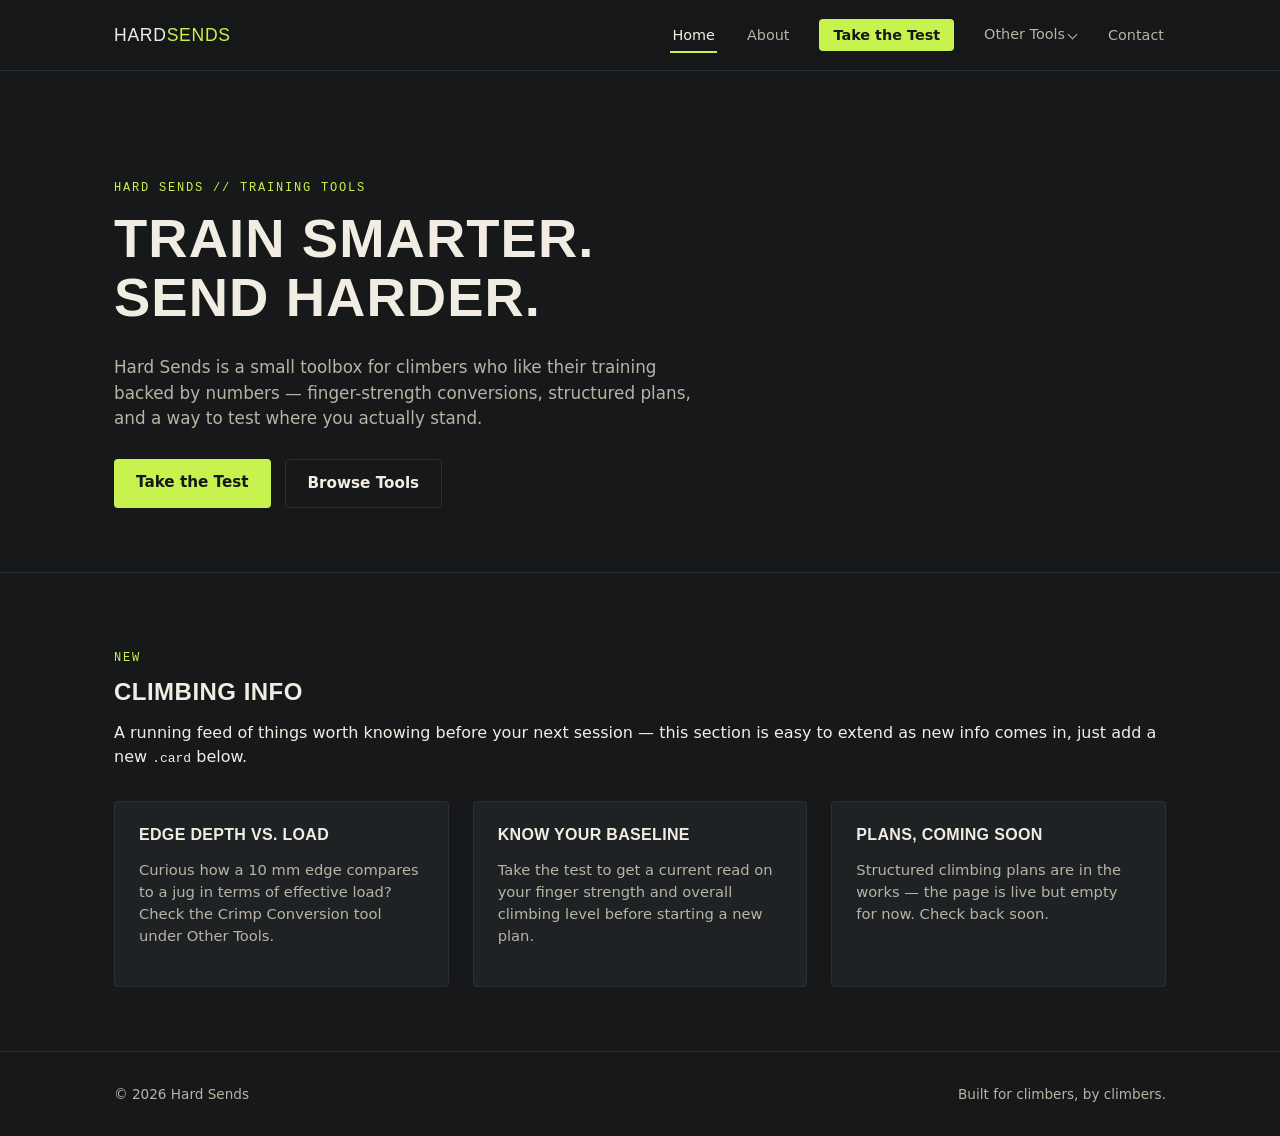
<file: index.html>
<!DOCTYPE html>
<html lang="en">
<head>
<meta charset="UTF-8">
<meta name="viewport" content="width=device-width, initial-scale=1.0">
<title>Hard Sends — Training tools for climbers</title>
<link rel="stylesheet" href="css/style.css">
</head>
<body>

<script src="navbar.js"></script>

<main>

  <!-- Welcome section -->
  <section class="hero">
    <div class="container">
      <p class="eyebrow">Hard Sends // Training Tools</p>
      <h1>Train smarter. Send harder.</h1>
      <p class="lede">
        Hard Sends is a small toolbox for climbers who like their training
        backed by numbers — finger-strength conversions, structured plans,
        and a way to test where you actually stand.
      </p>
      <div style="margin-top:28px; display:flex; gap:14px; flex-wrap:wrap;">
        <a href="jctest.html" class="btn btn-primary">Take the Test</a>
        <a href="tools/all-tools.html" class="btn btn-secondary">Browse Tools</a>
      </div>
    </div>
  </section>

  <!-- New climbing info section -->
  <section class="section" id="climbing-info">
    <div class="container">
      <p class="eyebrow">New</p>
      <h2>Climbing Info</h2>
      <p class="lede">
        A running feed of things worth knowing before your next session —
        this section is easy to extend as new info comes in, just add a
        new <code>.card</code> below.
      </p>

      <div class="card-grid">
        <div class="card">
          <h3>Edge Depth vs. Load</h3>
          <p>
            Curious how a 10&nbsp;mm edge compares to a jug in terms of
            effective load? Check the Crimp Conversion tool under
            Other&nbsp;Tools.
          </p>
        </div>
        <div class="card">
          <h3>Know Your Baseline</h3>
          <p>
            Take the test to get a current read on your finger strength
            and overall climbing level before starting a new plan.
          </p>
        </div>
        <div class="card">
          <h3>Plans, Coming Soon</h3>
          <p>
            Structured climbing plans are in the works — the page is live
            but empty for now. Check back soon.
          </p>
        </div>
      </div>
    </div>
  </section>

</main>

<footer class="site-footer">
  <div class="container">
    <span>© 2026 Hard Sends</span>
    <span>Built for climbers, by climbers.</span>
  </div>
</footer>

<script src="main.js"></script>
</body>
</html>
</file>
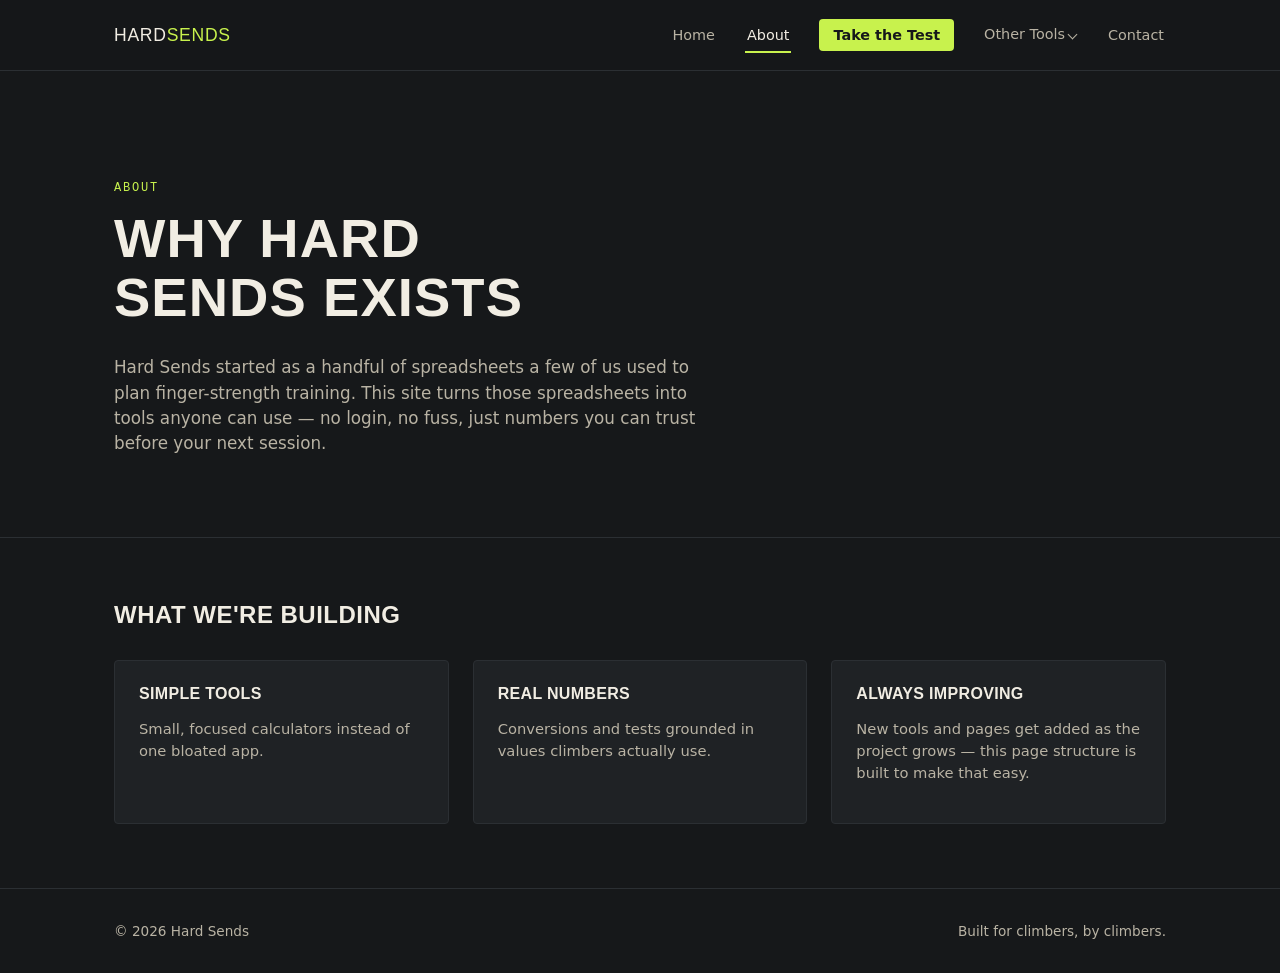
<file: about.html>
<!DOCTYPE html>
<html lang="en">
<head>
<meta charset="UTF-8">
<meta name="viewport" content="width=device-width, initial-scale=1.0">
<title>About — Hard Sends</title>
<link rel="stylesheet" href="css/style.css">
</head>
<body>

<script src="navbar.js"></script>

<main>
  <section class="hero">
    <div class="container">
      <p class="eyebrow">About</p>
      <h1>Why Hard Sends exists</h1>
      <p class="lede">
        Hard Sends started as a handful of spreadsheets a few of us used to
        plan finger-strength training. This site turns those spreadsheets
        into tools anyone can use — no login, no fuss, just numbers you can
        trust before your next session.
      </p>
    </div>
  </section>

  <section class="section">
    <div class="container">
      <h2>What we're building</h2>
      <div class="card-grid">
        <div class="card">
          <h3>Simple tools</h3>
          <p>Small, focused calculators instead of one bloated app.</p>
        </div>
        <div class="card">
          <h3>Real numbers</h3>
          <p>Conversions and tests grounded in values climbers actually use.</p>
        </div>
        <div class="card">
          <h3>Always improving</h3>
          <p>New tools and pages get added as the project grows — this
          page structure is built to make that easy.</p>
        </div>
      </div>
    </div>
  </section>
</main>

<footer class="site-footer">
  <div class="container">
    <span>© 2026 Hard Sends</span>
    <span>Built for climbers, by climbers.</span>
  </div>
</footer>

<script src="main.js"></script>
</body>
</html>
</file>
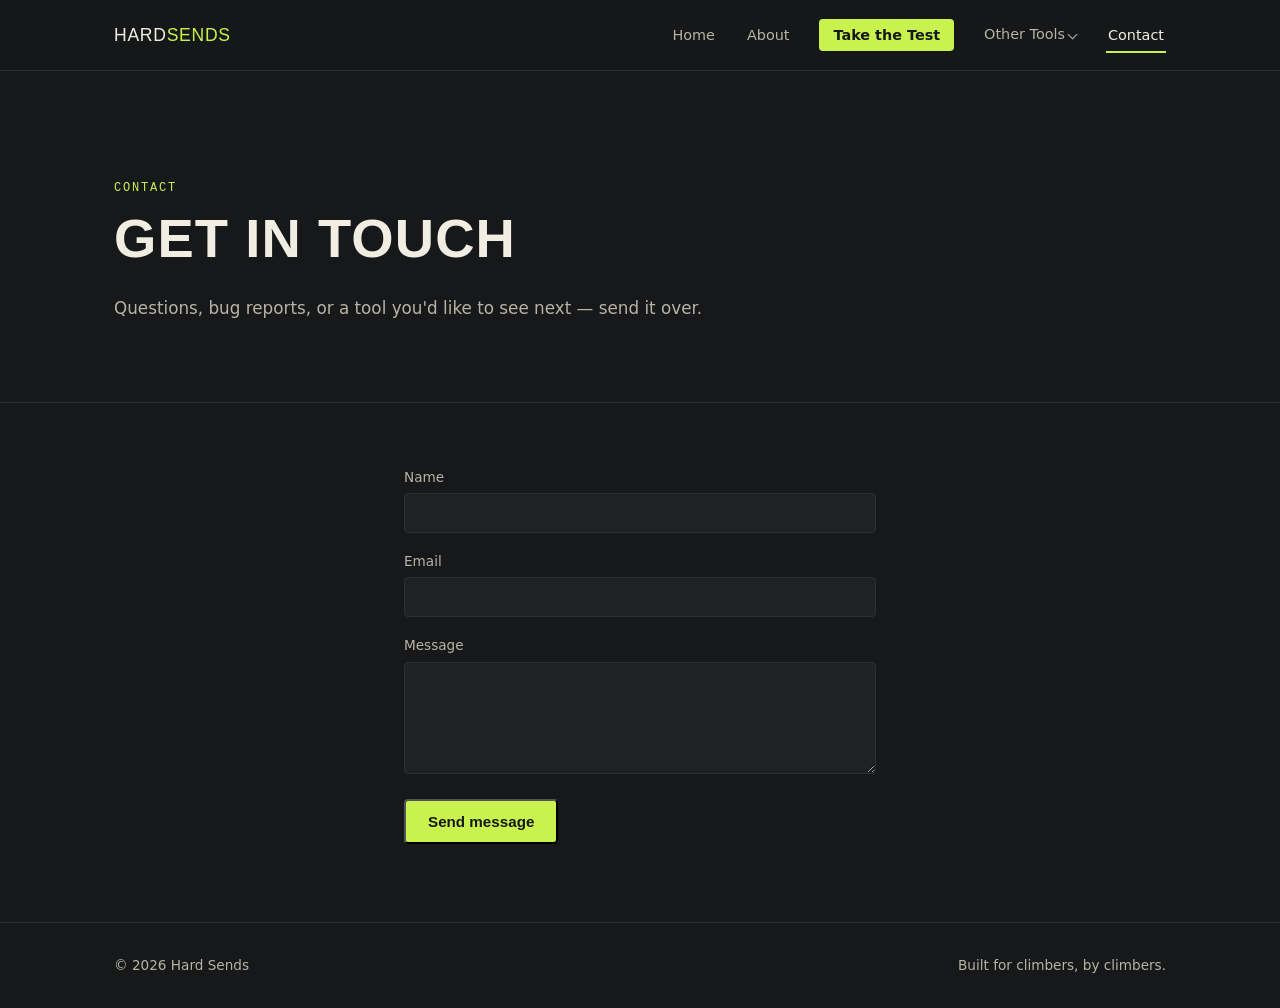
<file: contact.html>
<!DOCTYPE html>
<html lang="en">
<head>
<meta charset="UTF-8">
<meta name="viewport" content="width=device-width, initial-scale=1.0">
<title>Contact — Hard Sends</title>
<link rel="stylesheet" href="css/style.css">
</head>
<body>

<script src="navbar.js"></script>

<main>
  <section class="hero">
    <div class="container">
      <p class="eyebrow">Contact</p>
      <h1>Get in touch</h1>
      <p class="lede">
        Questions, bug reports, or a tool you'd like to see next —
        send it over.
      </p>
    </div>
  </section>

  <section class="section">
    <div class="container" style="max-width:520px;">
      <!--
        No backend is wired up yet. When one exists, point the form's
        `action` at it (or hook the submit event in JS) — everything
        else can stay as-is.
      -->
      <form id="contact-form">
        <div class="field">
          <label for="name">Name</label>
          <input id="name" name="name" type="text" required>
        </div>
        <div class="field">
          <label for="email">Email</label>
          <input id="email" name="email" type="email" required>
        </div>
        <div class="field">
          <label for="message">Message</label>
          <textarea id="message" name="message" rows="5" required></textarea>
        </div>
        <button type="submit" class="btn btn-primary">Send message</button>
        <p id="contact-status" style="margin-top:14px; color:var(--chalk-60); font-size:0.9rem;"></p>
      </form>
    </div>
  </section>
</main>

<footer class="site-footer">
  <div class="container">
    <span>© 2026 Hard Sends</span>
    <span>Built for climbers, by climbers.</span>
  </div>
</footer>

<script src="main.js"></script>
<script>
  // Placeholder submit handler — swap this out once a real backend/email
  // service is wired up. Keeps the page functional in the meantime.
  document.getElementById("contact-form").addEventListener("submit", (e) => {
    e.preventDefault();
    document.getElementById("contact-status").textContent =
      "Thanks — this form isn't connected to anything yet, but your message was captured client-side.";
    e.target.reset();
  });
</script>
</body>
</html>
</file>
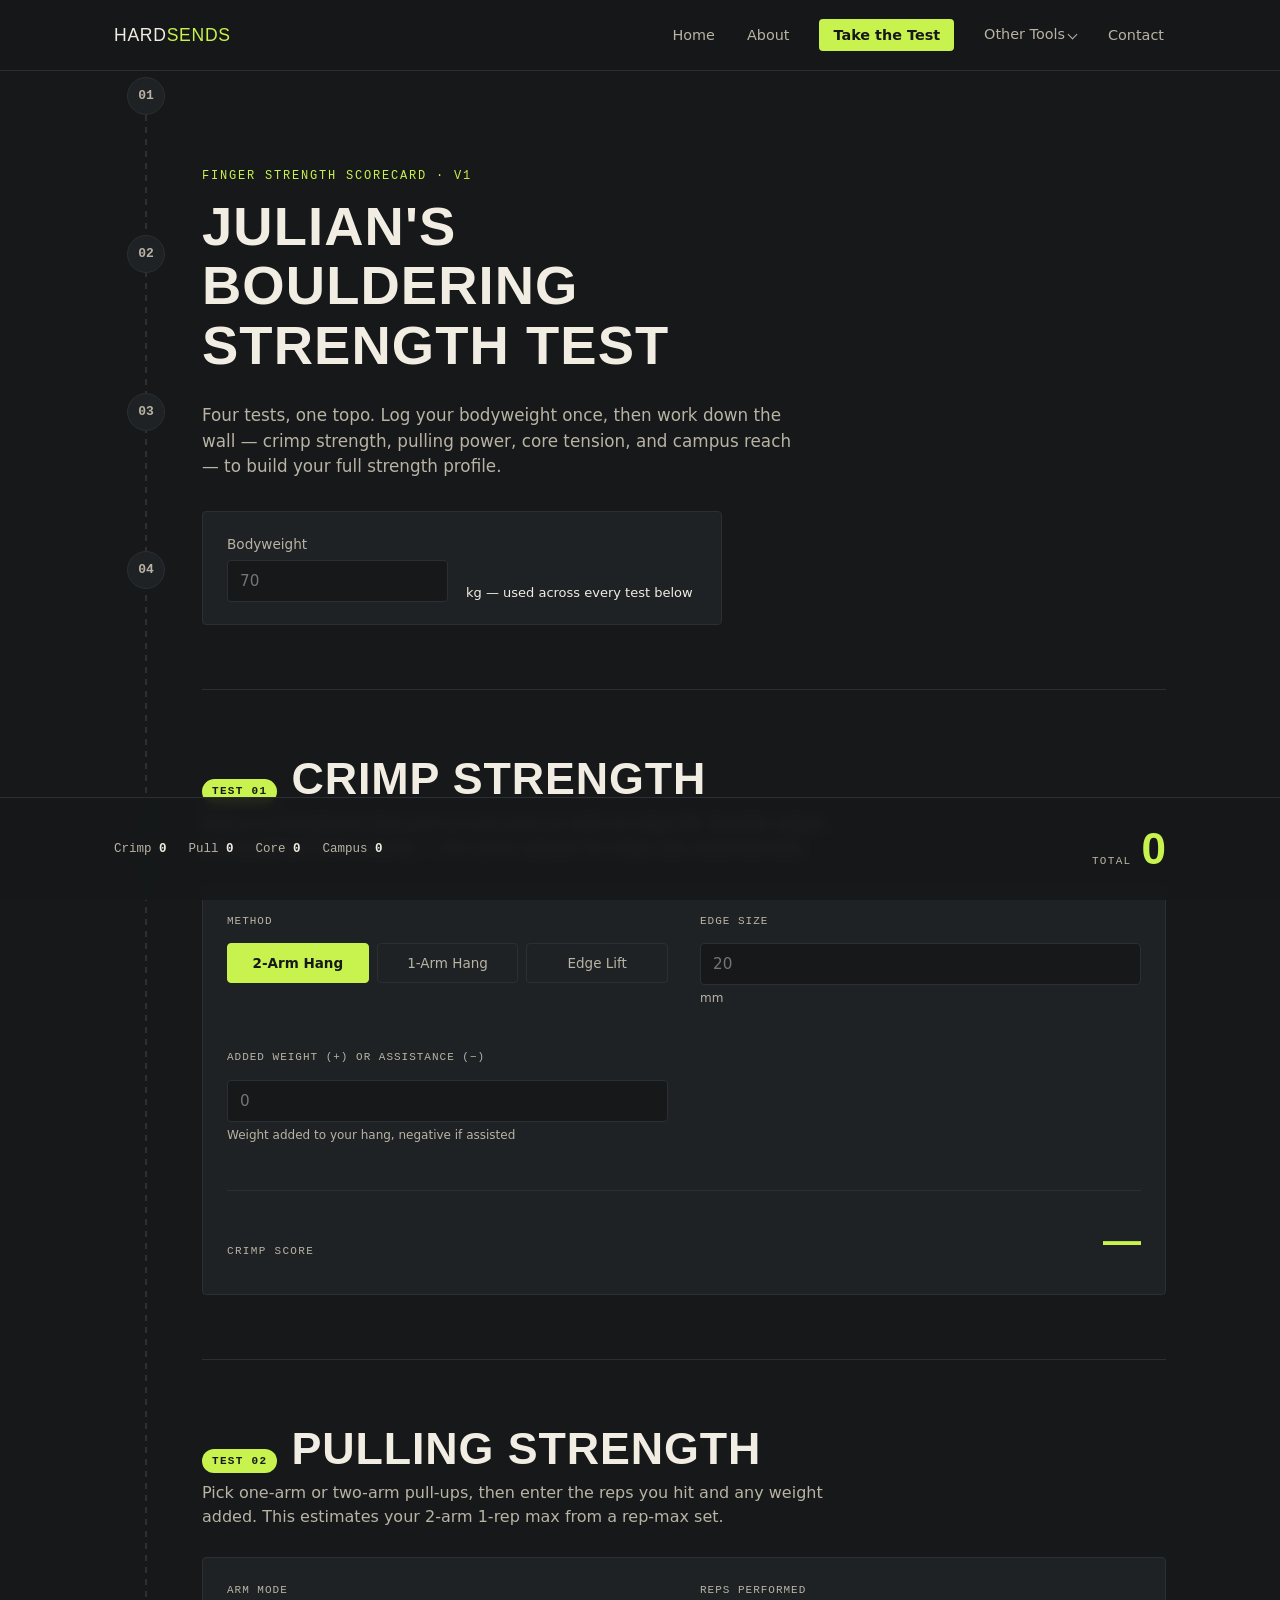
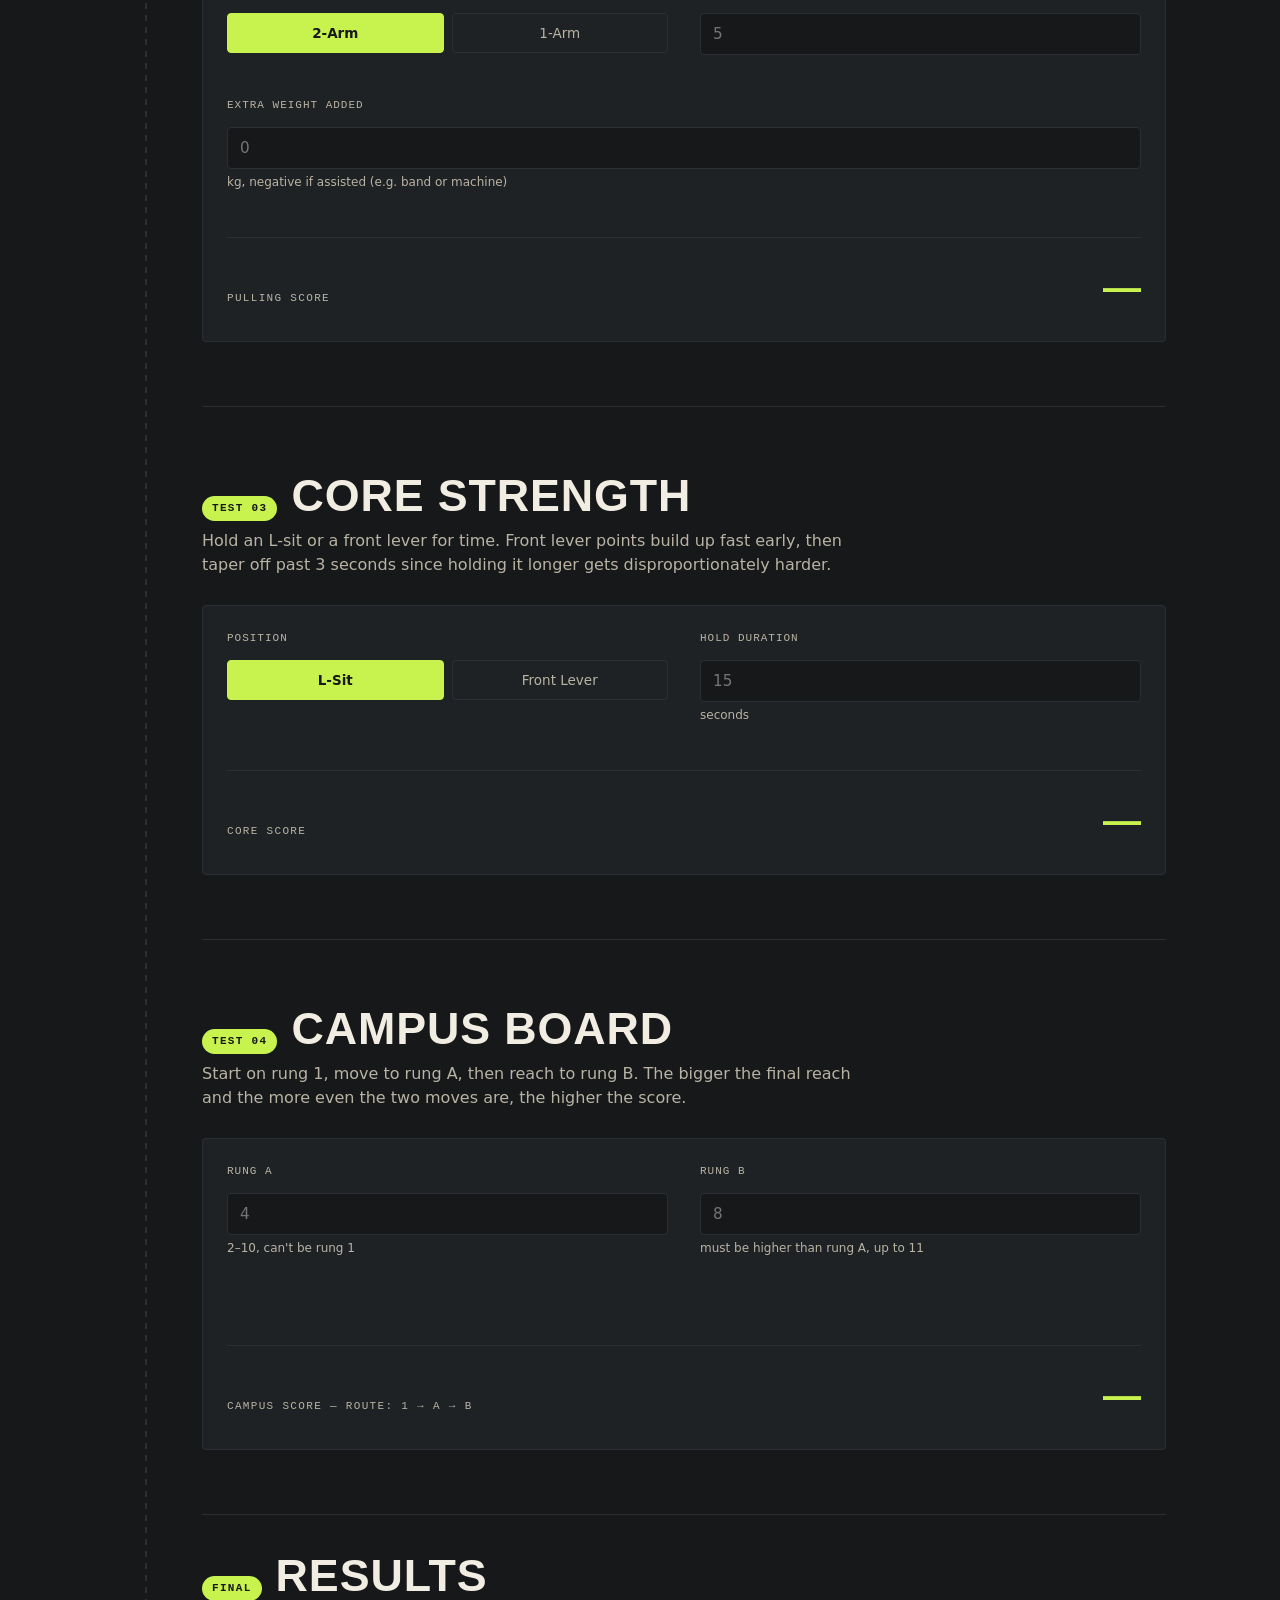
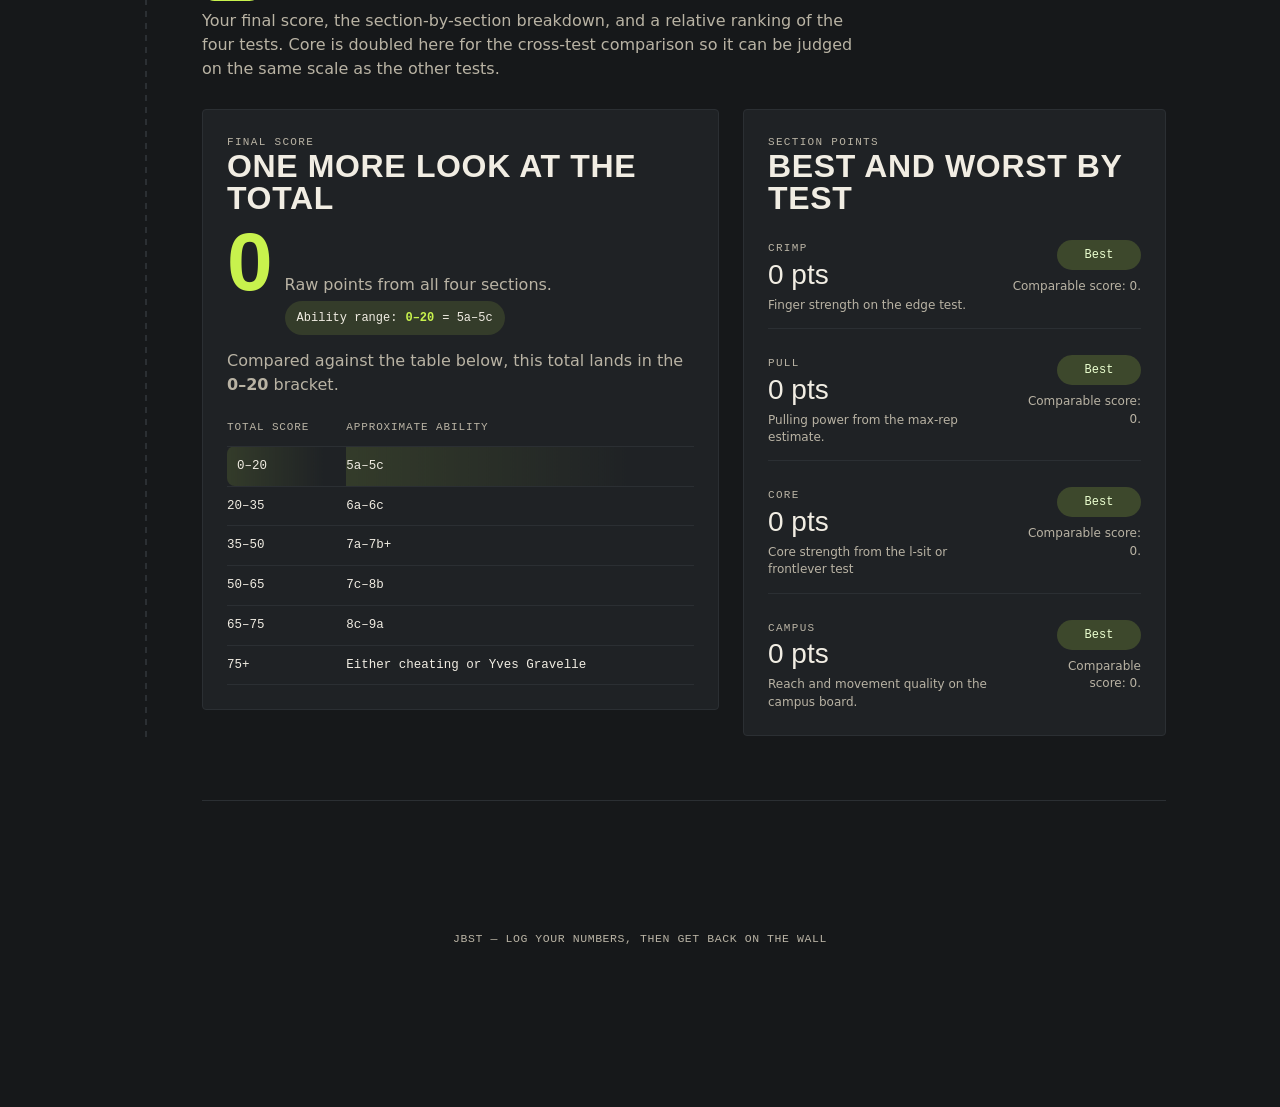
<file: jctest.html>
<!DOCTYPE html>
<html lang="en">
<head>
<meta charset="UTF-8">
<meta name="viewport" content="width=device-width, initial-scale=1.0">
<title>The Beta Sheet — Climbing Strength Test</title>
<link rel="stylesheet" href="css/style.css">
<style>
  *{box-sizing:border-box;}
  html{scroll-behavior:smooth;}
  body{padding-bottom:120px;}

  .shell{
    display:grid;
    grid-template-columns:64px minmax(0, 1fr);
    gap:24px;
    max-width:var(--page-max);
    margin:0 auto;
    padding:0 24px;
  }
  .route-line{
    position:relative;
    display:flex;
    flex-direction:column;
    align-items:center;
  }
  .route-line::before{
    content:"";
    position:absolute;
    top:8px;
    bottom:60px;
    left:50%;
    width:2px;
    background:repeating-linear-gradient(to bottom, var(--stone-700) 0 6px, transparent 6px 12px);
    transform:translateX(-50%);
  }
  .hold{
    position:sticky;
    width:38px;
    height:38px;
    border-radius:50%;
    border:1px solid var(--stone-700);
    background:var(--stone-800);
    display:flex;
    align-items:center;
    justify-content:center;
    font-family:var(--font-mono);
    font-size:13px;
    font-weight:700;
    color:var(--chalk-60);
    margin:120px 0 0;
    z-index:2;
    text-decoration:none;
    transition:transform .2s ease, background-color .2s ease, color .2s ease, border-color .2s ease;
  }
  .hold:first-of-type{margin-top:6px;}
  .hold.done{
    background:var(--hold);
    border-color:var(--hold);
    color:var(--stone-900);
  }

  main{min-height:60vh;}

  header.hero{
    padding:96px 0 64px;
    border-bottom:1px solid var(--stone-700);
  }
  .eyebrow{
    margin:0 0 12px;
    color:var(--hold);
  }
  h1{
    font-size:clamp(2.6rem, 6vw, 4.8rem);
    max-width:11ch;
  }
  .hero p.sub,
  .test-desc,
  .results-note,
  .results-total .note,
  .section-item .sub,
  .field .hint,
  .warn,
  footer.credits,
  .breakdown{
    color:var(--chalk-60);
  }
  .hero p.sub{
    max-width:56ch;
    font-size:1.05rem;
    margin:0 0 32px;
  }
  .bw-card{
    background:var(--stone-800);
    border:1px solid var(--stone-700);
    border-radius:var(--radius);
    padding:22px 24px;
    display:flex;
    align-items:end;
    gap:18px;
    flex-wrap:wrap;
    max-width:520px;
  }
  .bw-card label{margin-bottom:6px;}
  .bw-card input{width:140px;}

  section.test{
    padding:64px 0;
    border-bottom:1px solid var(--stone-700);
    scroll-margin-top:24px;
  }
  .test-head{
    display:flex;
    align-items:baseline;
    gap:14px;
    flex-wrap:wrap;
    margin-bottom:8px;
  }
  .tape{
    display:inline-flex;
    align-items:center;
    background:var(--hold);
    color:var(--stone-900);
    font-family:var(--font-mono);
    font-size:11px;
    font-weight:700;
    letter-spacing:.12em;
    text-transform:uppercase;
    padding:4px 10px;
    border-radius:999px;
  }
  h2{
    font-size:clamp(1.9rem, 4vw, 2.8rem);
    margin:0;
  }
  .test-desc{max-width:64ch; margin:0 0 28px;}

  .panel,
  .results-card{
    background:var(--stone-800);
    border:1px solid var(--stone-700);
    border-radius:var(--radius);
    padding:24px;
  }
  .panel{
    display:grid;
    grid-template-columns:repeat(2, minmax(0, 1fr));
    gap:24px 32px;
  }
  .field{display:flex; flex-direction:column; gap:8px;}
  .field.span2{grid-column:1/-1;}
  .field label{
    font-family:var(--font-mono);
    font-size:11px;
    text-transform:uppercase;
    letter-spacing:.09em;
    color:var(--chalk-60);
  }
  .field .hint{font-size:12px; margin-top:-4px;}

  input[type=number],
  select{
    background:var(--stone-900);
    border:1px solid var(--stone-700);
    color:var(--chalk-100);
    border-radius:var(--radius);
    padding:11px 12px;
    font-family:var(--font-body);
    font-size:0.95rem;
    width:100%;
  }
  input[type=number]:focus,
  select:focus,
  button.toggle:focus{
    outline:2px solid var(--hold);
    outline-offset:1px;
  }

  .toggle-row{display:flex; gap:8px; flex-wrap:wrap;}
  button.toggle{
    flex:1;
    min-width:120px;
    background:transparent;
    border:1px solid var(--stone-700);
    color:var(--chalk-60);
    padding:11px 10px;
    border-radius:var(--radius);
    font-family:var(--font-body);
    font-size:13.5px;
    font-weight:500;
    cursor:pointer;
    transition:background-color .15s ease, border-color .15s ease, color .15s ease;
  }
  button.toggle.active{
    background:var(--hold);
    color:var(--stone-900);
    border-color:var(--hold);
    font-weight:600;
  }

  .result-row{
    grid-column:1/-1;
    margin-top:4px;
    padding-top:22px;
    border-top:1px solid var(--stone-700);
    display:flex;
    align-items:baseline;
    justify-content:space-between;
    flex-wrap:wrap;
    gap:8px;
  }
  .result-row .label,
  .results-label,
  .section-item .name{
    font-family:var(--font-mono);
    font-size:11px;
    text-transform:uppercase;
    letter-spacing:.12em;
    color:var(--chalk-60);
  }
  .result-row .score{
    font-family:var(--font-display);
    font-weight:800;
    font-size:38px;
    color:var(--hold);
  }
  .result-row .score .unit{font-family:var(--font-mono); font-size:14px; color:var(--chalk-60); font-weight:400; margin-left:6px;}
  .warn{font-family:var(--font-mono); font-size:12px;}

  #finalresults{padding-top:36px;}
  .results-wrap{
    display:grid;
    grid-template-columns:minmax(0, 1.1fr) minmax(280px, .9fr);
    gap:24px;
    align-items:start;
  }
  .results-card h3{
    margin:0 0 10px;
    font-size:2rem;
    line-height:1;
  }
  .results-total{
    display:flex;
    align-items:baseline;
    gap:12px;
    flex-wrap:wrap;
    margin-bottom:14px;
  }
  .results-total .value{
    font-family:var(--font-display);
    font-weight:900;
    font-size:clamp(52px, 7vw, 82px);
    line-height:.92;
    color:var(--hold);
  }
  .results-band{
    display:inline-flex;
    align-items:center;
    gap:8px;
    margin-top:4px;
    padding:8px 12px;
    border-radius:999px;
    background:rgba(200,242,77,0.12);
    color:var(--chalk-100);
    font-family:var(--font-mono);
    font-size:12px;
  }
  .results-band b{color:var(--hold); font-weight:700;}
  .results-table{
    width:100%;
    border-collapse:collapse;
    font-family:var(--font-mono);
    font-size:12.5px;
    margin-top:12px;
  }
  .results-table th,
  .results-table td{
    text-align:left;
    padding:10px 0;
    border-bottom:1px solid var(--stone-700);
  }
  .results-table th{
    color:var(--chalk-60);
    font-weight:500;
    font-size:11px;
    letter-spacing:.08em;
    text-transform:uppercase;
  }
  .results-table tr.current td{
    color:var(--chalk-100);
    background:linear-gradient(to right, rgba(200,242,77,0.12), transparent 82%);
  }
  .results-table tr.current td:first-child{padding-left:10px; border-radius:8px 0 0 8px;}
  .section-list{display:grid; gap:12px; margin-top:12px;}
  .section-item{
    display:flex;
    justify-content:space-between;
    align-items:flex-start;
    gap:18px;
    padding:14px 0;
    border-bottom:1px solid var(--stone-700);
  }
  .section-item:last-child{border-bottom:none; padding-bottom:0;}
  .section-item .score{
    font-family:var(--font-display);
    font-size:28px;
    line-height:1;
    color:var(--chalk-100);
    margin-top:4px;
  }
  .section-item .meta{text-align:right; min-width:110px;}
  .section-item .rank{
    display:inline-flex;
    align-items:center;
    justify-content:center;
    min-width:84px;
    padding:6px 10px;
    border-radius:999px;
    background:rgba(241,237,227,0.08);
    color:var(--chalk-100);
    font-family:var(--font-mono);
    font-size:12px;
  }
  .section-item .rank.best{background:rgba(200,242,77,0.18); color:#ebffd0;}
  .section-item .rank.worst{background:rgba(233,196,106,0.16); color:#fff0c7;}
  .section-item .sub{
    margin-top:8px;
    font-size:12px;
    line-height:1.45;
  }

  footer.scorecard{
    position:sticky;
    bottom:0;
    background:rgba(22,24,26,0.92);
    backdrop-filter:blur(6px);
    border-top:1px solid var(--stone-700);
    padding:18px 0;
    margin-top:0;
  }
  .scorecard-inner{
    display:flex;
    align-items:center;
    justify-content:space-between;
    gap:20px;
    flex-wrap:wrap;
  }
  .breakdown{
    display:flex;
    gap:22px;
    flex-wrap:wrap;
    font-family:var(--font-mono);
    font-size:12.5px;
  }
  .breakdown span b{color:var(--chalk-100); font-weight:600;}
  .grand{display:flex; align-items:baseline; gap:10px;}
  .grand .label{font-family:var(--font-mono); font-size:11px; text-transform:uppercase; letter-spacing:.12em; color:var(--chalk-60);}
  .grand .num{font-family:var(--font-display); font-weight:900; font-size:44px; color:var(--hold);}

  footer.credits{
    text-align:center;
    padding:26px 0 40px;
    font-family:var(--font-mono);
    font-size:11.5px;
    letter-spacing:.05em;
  }

  @media (max-width:760px){
    .shell{grid-template-columns:1fr;}
    .route-line{display:none;}
    .panel,
    .results-wrap{grid-template-columns:1fr;}
    .section-item{flex-direction:column;}
    .section-item .meta{text-align:left; min-width:0;}
    .scorecard-inner{align-items:flex-start;}
  }
</style>
</head>
<body>

<script src="navbar.js"></script>

<div class="shell">
  <nav class="route-line" aria-hidden="true">
    <a href="#test1" class="hold" data-c="1">01</a>
    <a href="#test2" class="hold" data-c="2">02</a>
    <a href="#test3" class="hold" data-c="3">03</a>
    <a href="#test4" class="hold" data-c="4">04</a>
  </nav>

  <main>
    <header class="hero">
      <p class="eyebrow">Finger strength scorecard · v1</p>
      <h1>Julian's Bouldering<br> Strength Test</h1>
      <p class="sub">Four tests, one topo. Log your bodyweight once, then work down the wall — crimp strength, pulling power, core tension, and campus reach — to build your full strength profile.</p>
      <div class="bw-card">
        <div>
          <label for="bodyweight">Bodyweight</label>
          <input type="number" id="bodyweight" placeholder="70" step="0.1" min="1">
        </div>
        <span style="font-family:var(--mono); color:var(--chalk-dim); font-size:13px;">kg — used across every test below</span>
      </div>
    </header>

    <!-- ================= TEST 1: CRIMPING ================= -->
    <section class="test" id="test1">
      <div class="test-head"><span class="tape">Test 01</span><h2>Crimp Strength</h2></div>
      <p class="test-desc">Test on a hangboard (two-arm or one-arm) or with an edge lift. Smaller edges are weighted more heavily — the score adjusts for edge size automatically.</p>

      <div class="panel">
        <div class="field">
          <label>Method</label>
          <div class="toggle-row" id="crimpMethod">
            <button type="button" class="toggle active" data-val="hang2">2-Arm Hang</button>
            <button type="button" class="toggle" data-val="hang1">1-Arm Hang</button>
            <button type="button" class="toggle" data-val="lift">Edge Lift</button>
          </div>
        </div>
        <div class="field">
          <label for="edgeSize">Edge size</label>
          <input type="number" id="edgeSize" placeholder="20" min="1" step="0.5">
          <span class="hint">mm</span>
        </div>
        <div class="field">
          <label id="crimpKgLabel" for="crimpKg">Added weight (+) or assistance (−)</label>
          <input type="number" id="crimpKg" placeholder="0" step="0.1">
          <span class="hint" id="crimpKgHint">Weight added to your hang, negative if assisted</span>
        </div>
        <div class="field">
          <div class="result-row" style="border:none; padding:0; margin:0;">
            <span class="warn" id="crimpWarn"></span>
          </div>
        </div>
        <div class="result-row">
          <span class="label">Crimp score</span>
          <span class="score" id="crimpScore">—</span>
        </div>
      </div>
    </section>

    <!-- ================= TEST 2: PULLING ================= -->
    <section class="test" id="test2">
      <div class="test-head"><span class="tape">Test 02</span><h2>Pulling Strength</h2></div>
      <p class="test-desc">Pick one-arm or two-arm pull-ups, then enter the reps you hit and any weight added. This estimates your 2-arm 1-rep max from a rep-max set.</p>

      <div class="panel">
        <div class="field">
          <label>Arm mode</label>
          <div class="toggle-row" id="pullMode">
            <button type="button" class="toggle active" data-val="two">2-Arm</button>
            <button type="button" class="toggle" data-val="one">1-Arm</button>
          </div>
        </div>
        <div class="field">
          <label for="pullReps">Reps performed</label>
          <input type="number" id="pullReps" placeholder="5" min="1" step="1">
        </div>
        <div class="field span2">
          <label for="pullExtra">Extra weight added</label>
          <input type="number" id="pullExtra" placeholder="0" step="0.1">
          <span class="hint">kg, negative if assisted (e.g. band or machine)</span>
        </div>
        <div class="result-row">
          <span class="label">Pulling score</span>
          <span class="score" id="pullScore">—</span>
        </div>
      </div>
    </section>

    <!-- ================= TEST 3: CORE ================= -->
    <section class="test" id="test3">
      <div class="test-head"><span class="tape">Test 03</span><h2>Core Strength</h2></div>
      <p class="test-desc">Hold an L-sit or a front lever for time. Front lever points build up fast early, then taper off past 3 seconds since holding it longer gets disproportionately harder.</p>

      <div class="panel">
        <div class="field">
          <label>Position</label>
          <div class="toggle-row" id="coreType">
            <button type="button" class="toggle active" data-val="lsit">L-Sit</button>
            <button type="button" class="toggle" data-val="lever">Front Lever</button>
          </div>
        </div>
        <div class="field">
          <label for="coreDuration">Hold duration</label>
          <input type="number" id="coreDuration" placeholder="15" min="0" step="0.1">
          <span class="hint">seconds</span>
        </div>
        <div class="result-row">
          <span class="label">Core score</span>
          <span class="score" id="coreScore">—</span>
        </div>
      </div>
    </section>

    <!-- ================= TEST 4: CAMPUS ================= -->
    <section class="test" id="test4">
      <div class="test-head"><span class="tape">Test 04</span><h2>Campus Board</h2></div>
      <p class="test-desc">Start on rung 1, move to rung A, then reach to rung B. The bigger the final reach and the more even the two moves are, the higher the score.</p>

      <div class="panel">
        <div class="field">
          <label for="rungA">Rung A</label>
          <input type="number" id="rungA" placeholder="4" min="2" max="10" step="1">
          <span class="hint">2–10, can't be rung 1</span>
        </div>
        <div class="field">
          <label for="rungB">Rung B</label>
          <input type="number" id="rungB" placeholder="8" min="3" max="11" step="1">
          <span class="hint">must be higher than rung A, up to 11</span>
        </div>
        <div class="field span2">
          <span class="warn" id="campusWarn"></span>
        </div>
        <div class="result-row">
          <span class="label">Campus score — route: 1 → A → B</span>
          <span class="score" id="campusScore">—</span>
        </div>
      </div>
    </section>
    <!--final results -->
    <section class="test" id="finalresults">
      <div class="test-head"><span class="tape">Final</span><h2>Results</h2></div>
      <p class="test-desc">Your final score, the section-by-section breakdown, and a relative ranking of the four tests. Core is doubled here for the cross-test comparison so it can be judged on the same scale as the other tests.</p>

      <div class="results-wrap">
        <div class="results-card" id="resultsSummary"></div>
        <div class="results-card" id="resultsSections"></div>
      </div>
    </section>
  </main>
</div>

<footer class="scorecard">
  <div class="shell" style="display:block; padding:0 24px;">
    <div class="scorecard-inner">
      <div class="breakdown">
        <span>Crimp <b id="bd1">0</b></span>
        <span>Pull <b id="bd2">0</b></span>
        <span>Core <b id="bd3">0</b></span>
        <span>Campus <b id="bd4">0</b></span>
      </div>
      <div class="grand">
        <span class="label">Total</span>
        <span class="num" id="grandTotal">0</span>
      </div>
    </div>
  </div>
</footer>
<footer class="credits">JBST — LOG YOUR NUMBERS, THEN GET BACK ON THE WALL</footer>

<script src="main.js"></script>
<script>
(function(){
  const $ = id => document.getElementById(id);

  function setActive(groupEl, val){
    [...groupEl.children].forEach(b => b.classList.toggle('active', b.dataset.val === val));
  }
  function bindToggle(groupId, onChange){
    const group = $(groupId);
    let current = group.querySelector('.active').dataset.val;
    group.addEventListener('click', e=>{
      const btn = e.target.closest('button.toggle');
      if(!btn) return;
      current = btn.dataset.val;
      setActive(group, current);
      onChange(current);
      recalc();
    });
    return () => current;
  }

  const getCrimpMethod = bindToggle('crimpMethod', (val)=>{
    const label = $('crimpKgLabel');
    const hint = $('crimpKgHint');
    if(val === 'lift'){
      label.textContent = 'Kg lifted';
      hint.textContent = 'Weight moved directly on the edge lift';
    } else {
      label.textContent = 'Added weight (+) or assistance (−)';
      hint.textContent = 'Weight added to your hang, negative if assisted';
    }
  });
  const getPullMode = bindToggle('pullMode', ()=>{});
  const getCoreType = bindToggle('coreType', ()=>{});

  function fmt(n){
    if(!isFinite(n)) return '—';
    return (Math.round(n*100)/100).toString();
  }

  const abilityBands = [
    { max: 20, score: '0–20', ability: '5a–5c' },
    { max: 35, score: '20–35', ability: '6a–6c' },
    { max: 50, score: '35–50', ability: '7a–7b+' },
    { max: 65, score: '50–65', ability: '7c–8b' },
    { max: 75, score: '65–75', ability: '8c–9a' },
    { max: Infinity, score: '75+', ability: 'Either cheating or Yves Gravelle' }
  ];

  function getAbilityBand(total){
    return abilityBands.find(band => total <= band.max) || abilityBands[abilityBands.length - 1];
  }

  function renderFinalResults(scores){
    const total = scores.crimp + scores.pull + scores.core + scores.campus;
    const band = getAbilityBand(total);

    const sectionData = [
      { key: 'crimp', label: 'Crimp', raw: scores.crimp, comparable: scores.crimp, note: 'Finger strength on the edge test.' },
      { key: 'pull', label: 'Pull', raw: scores.pull, comparable: scores.pull, note: 'Pulling power from the max-rep estimate.' },
      { key: 'core', label: 'Core', raw: scores.core, comparable: scores.core, note: 'Core strength from the l-sit or frontlever test' },
      { key: 'campus', label: 'Campus', raw: scores.campus, comparable: scores.campus, note: 'Reach and movement quality on the campus board.' }
    ];

    const sorted = [...sectionData].sort((a, b) => b.comparable - a.comparable);
    const topComparable = sorted[0]?.comparable ?? 0;
    const bottomComparable = sorted[sorted.length - 1]?.comparable ?? 0;

    const summaryHtml = `
      <div class="results-label">Final score</div>
      <h3>One more look at the total</h3>
      <div class="results-total">
        <div class="value">${fmt(total)}</div>
        <div>
          <div class="note">Raw points from all four sections.</div>
          <div class="results-band">Ability range: <b>${band.score}</b> = ${band.ability}</div>
        </div>
      </div>
      <div class="results-note">Compared against the table below, this total lands in the <b>${band.score}</b> bracket.</div>
      <table class="results-table" aria-label="Total score to ability table">
        <thead>
          <tr><th>Total score</th><th>Approximate ability</th></tr>
        </thead>
        <tbody>
          ${abilityBands.map(row => `
            <tr class="${row === band ? 'current' : ''}">
              <td>${row.score}</td>
              <td>${row.ability}</td>
            </tr>
          `).join('')}
        </tbody>
      </table>
    `;

    const sectionsHtml = `
      <div class="results-label">Section points</div>
      <h3>Best and worst by test</h3>
      <div class="section-list">
        ${sectionData.map(item => {
          const rank = sorted.findIndex(entry => entry.key === item.key) + 1;
          const best = item.comparable === topComparable;
          const worst = item.comparable === bottomComparable;
          const rankLabel = best ? 'Best' : worst ? 'Worst' : `#${rank} of ${sectionData.length}`;
          const rankClass = best ? 'best' : worst ? 'worst' : '';
          const comparisonNote = `Comparable score: ${fmt(item.comparable)}.`;

          return `
            <div class="section-item">
              <div>
                <div class="name">${item.label}</div>
                <div class="score">${fmt(item.raw)} pts</div>
                <div class="sub">${item.note}</div>
              </div>
              <div class="meta">
                <div class="rank ${rankClass}">${rankLabel}</div>
                <div class="sub">${comparisonNote}</div>
              </div>
            </div>
          `;
        }).join('')}
      </div>
    `;

    $('resultsSummary').innerHTML = summaryHtml;
    $('resultsSections').innerHTML = sectionsHtml;
  }

  function markHold(n, done){
    document.querySelector('.hold[data-c="'+n+'"]').classList.toggle('done', done);
  }

  // ---------- TEST 1: crimping ----------
  // y = sqrt(20/edge) where x = edge size, y = factor
  // total = (kg/bw) * y * 10 
  function calcCrimp(){
    const bw = parseFloat($('bodyweight').value);
    const edge = parseFloat($('edgeSize').value);
    const kgVal = parseFloat($('crimpKg').value);
    const method = getCrimpMethod();
    const warn = $('crimpWarn');
    warn.textContent = '';

    if(!bw || bw <= 0){ $('crimpScore').innerHTML = '—'; markHold(1,false); return; }
    if(isNaN(edge) || isNaN(kgVal)){ $('crimpScore').innerHTML = '—'; markHold(1,false); return; }

    let kg;
    if(method === 'hang2') kg = (kgVal + bw) / 2;
    else if(method === 'hang1') kg = kgVal + bw;
    else kg = kgVal; // edge lift: taken directly

    if(kg < 0){ warn.textContent = 'Total load is negative — check your inputs.'; }

    const y = Math.pow(20/edge , 0.5);
    const score = (kg/bw)*y*10;
    $('crimpScore').innerHTML = fmt(score) + '<span class="unit">pts</span>';
    $('bd1').textContent = fmt(score);
    markHold(1, true);
    return score;
  }

  // ---------- TEST 2: pulling ----------
  // per-arm load: 2-arm = (bw+extra)/2, 1-arm = bw+extra
  // %1RM = 80 + 20 * 2^((1-reps)/2)
  // per-arm 1RM = per-arm load / (%1RM/100); total 2-arm 1RM = per-arm 1RM * 2
  // score = ((total 2-arm 1RM / bw)**0.5) * 5
  function calcPull(){
    const bw = parseFloat($('bodyweight').value);
    const reps = parseFloat($('pullReps').value);
    const extra = parseFloat($('pullExtra').value);
    const mode = getPullMode();

    if(!bw || bw <= 0 || isNaN(reps) || reps <= 0 || isNaN(extra)){
      $('pullScore').innerHTML = '—'; markHold(2,false); return;
    }

    const totalLoad = bw + extra;
    const perArmLoad = mode === 'two' ? totalLoad/2 : totalLoad;
    const percent1RM = 80 + 20 * Math.pow(2, (1-reps));
    const perArm1RM = perArmLoad / (percent1RM/100);
    const total1RM2Arm = perArm1RM * 2;
    const strengthRatio = (total1RM2Arm / bw);
    const score = Math.pow(strengthRatio,1.3)*5;

    $('pullScore').innerHTML = fmt(score) + '<span class="unit">pts</span>';
    $('bd2').textContent = fmt(score);
    markHold(2, true);
    return score;
  }

  // ---------- TEST 3: core ----------
  // L-sit: 1pt/sec. Front lever: 10pt/sec up to 3s, then exponentially diminishing.
  // total score = (raw points / 10)*1.5
  function calcCore(){
    const type = getCoreType();
    const dur = parseFloat($('coreDuration').value);
    if(isNaN(dur) || dur < 0){ $('coreScore').innerHTML = '—'; markHold(3,false); return; }

    let raw;
    if(type === 'lsit'){
      if (dur < 60){
        raw = dur * 1;
      }else {raw = 60 }
      
    } else {
      const k = 0.15; // decay constant past 3s
      if(dur <= 3){
        raw = 10 * dur;
      } else {
        raw = 30 + (10/k) * (1 - Math.exp(-k * (dur - 3)));
      }
    }
    const score = (raw / 10)*1.5;
    $('coreScore').innerHTML = fmt(score) + '<span class="unit">pts</span>';
    $('bd3').textContent = fmt(score);
    markHold(3, true);
    return score;
  }

  // ---------- TEST 4: campus ----------
  // d1 = a-1, d2 = b-a, score = d1 + d2 + min(d1,d2)
  function calcCampus(){
    const a = parseInt($('rungA').value, 10);
    const b = parseInt($('rungB').value, 10);
    const warn = $('campusWarn');
    warn.textContent = '';

    if(isNaN(a) || isNaN(b)){ $('campusScore').innerHTML = '—'; markHold(4,false); return; }

    if(a === 1){ warn.textContent = 'Rung A can\'t be 1 — the route already starts there.'; }
    if(a === b){ warn.textContent = 'Rung A and Rung B can\'t be the same rung.'; }
    if(b <= a){ warn.textContent = 'Rung B must be higher than Rung A.'; }
    if(b > 11){ warn.textContent = 'Rung B can\'t be higher than 11.'; }
    if(a < 2){ warn.textContent = 'Rung A must be 2 or higher.'; }

    if(a < 2 || a === b || b <= a || b > 11){
      $('campusScore').innerHTML = '—'; markHold(4,false); return;
    }

    const d1 = a - 1;
    const d2 = b - a;
    const score = (d1 + d2 + Math.min(d1, d2))*1.3;
    $('campusScore').innerHTML = fmt(score) + '<span class="unit">pts</span>';
    $('bd4').textContent = fmt(score);
    markHold(4, true);
    return score;
  }

  function recalc(){
    const s1 = calcCrimp() || 0;
    const s2 = calcPull() || 0;
    const s3 = calcCore() || 0;
    const s4 = calcCampus() || 0;
    const total = s1+s2+s3+s4;
    $('grandTotal').textContent = fmt(total);
    renderFinalResults({ crimp: s1, pull: s2, core: s3, campus: s4 });
  }

  document.querySelectorAll('input[type=number]').forEach(inp=>{
    inp.addEventListener('input', recalc);
  });

  recalc();
})();
</script>

</body>
</html>
</file>
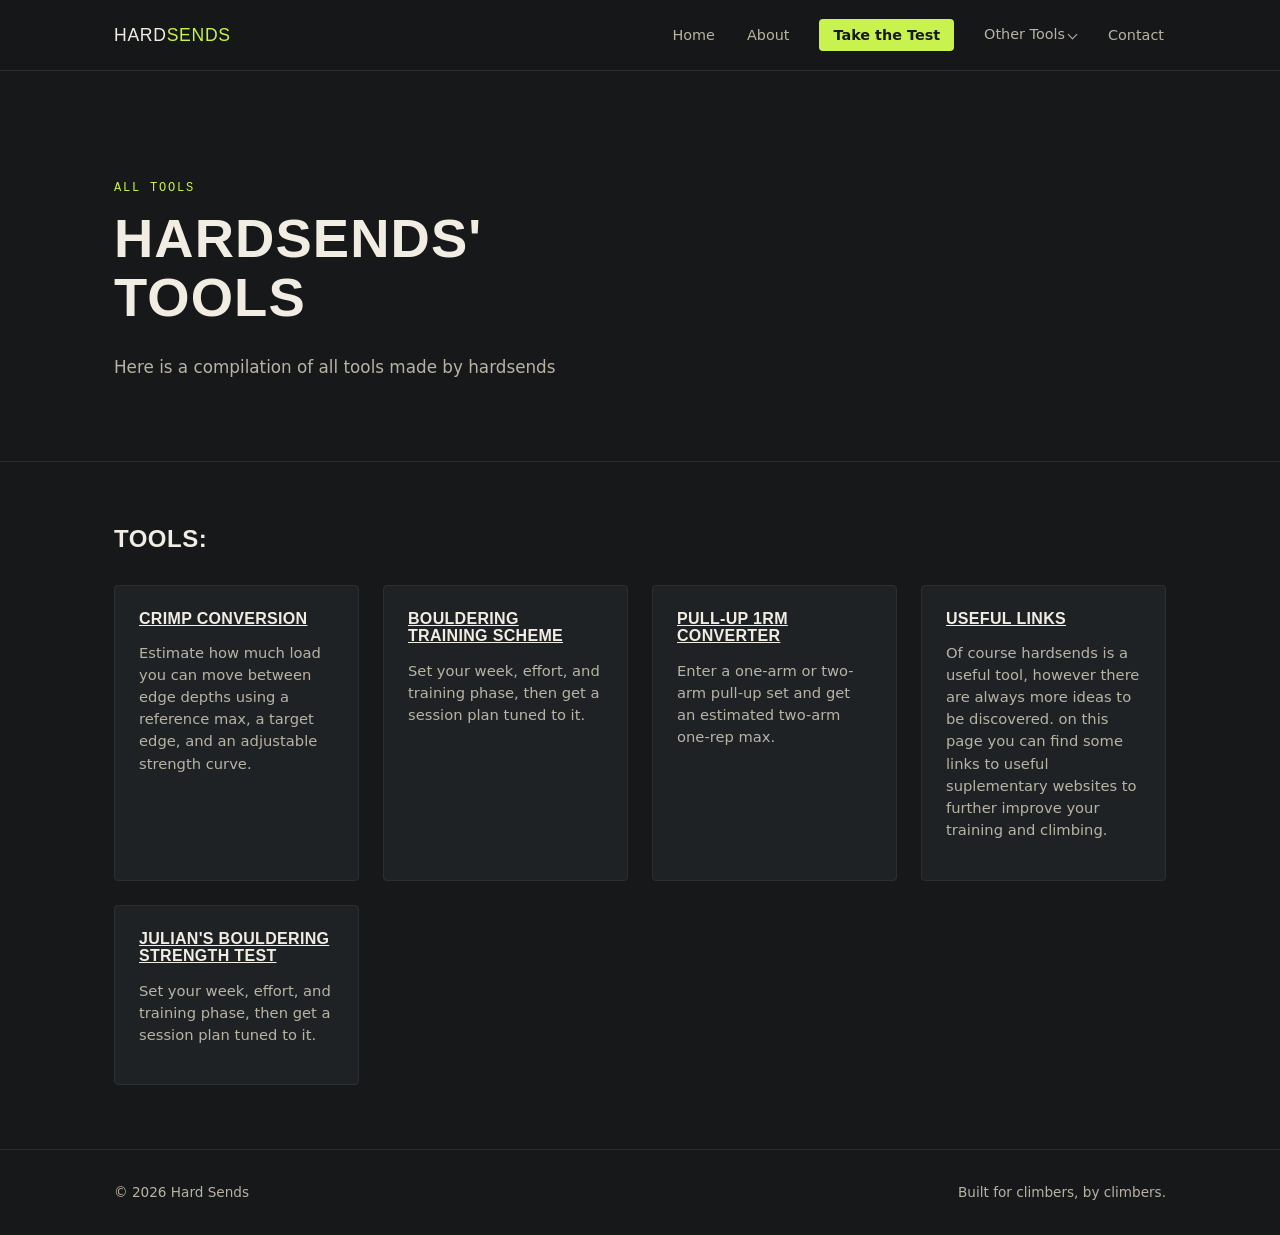
<file: tools/all-tools.html>
<!DOCTYPE html>
<html lang="en">
<head>
<meta charset="UTF-8">
<meta name="viewport" content="width=device-width, initial-scale=1.0">
<title>About — Hard Sends</title>
<link rel="stylesheet" href="../css/style.css">
</head>
<body>

<script src="../navbar.js"></script>

<main>
  <section class="hero">
    <div class="container">
      <p class="eyebrow">all tools</p>
      <h1>hardsends' tools</h1>
      <p class="lede">
        Here is a compilation of all tools made by hardsends
      </p>
    </div>
  </section>

  <section class="section">
    <div class="container">
      <h2>tools:</h2>
      <div class="card-grid">
        <div class="card">
          <a href="../tools/crimp-conversion.html"><h3>Crimp Conversion</h3></a>
          <p>Estimate how much load you can move between edge depths using 
          a reference max, a target edge, and an adjustable strength curve. </p>
        </div>
        <div class="card">
          <a href="../tools/climbing-plan.html"><h3>Bouldering Training Scheme </h3></a>
          <p>Set your week, effort, and training phase, then get a session plan
          tuned to it.</p>
        </div>
        <div class="card">
          <a href="../tools/pullup-1rm-converter.html"><h3>Pull-Up 1RM Converter</h3></a>
          <p>Enter a one-arm or two-arm pull-up set and get an estimated 
          two-arm one-rep max. </p>
        </div>
        <div class="card">
          <a href="../tools/useful-links.html"><h3>Useful Links</h3></a>
          <p>Of course hardsends is a useful tool, however there are always more 
          ideas to be discovered. on this page you can find some links to
          useful suplementary websites to further improve your training and climbing. </p>
        </div>
        <div class="card">
          <a href="../jctest.html"><h3>Julian's Bouldering Strength Test </h3></a>
          <p>Set your week, effort, and training phase, then get a session plan
          tuned to it.</p>
        </div>
      </div>
    </div>
  </section>
</main>

<footer class="site-footer">
  <div class="container">
    <span>© 2026 Hard Sends</span>
    <span>Built for climbers, by climbers.</span>
  </div>
</footer>

<script src="../main.js"></script>
</body>
</html>
</file>
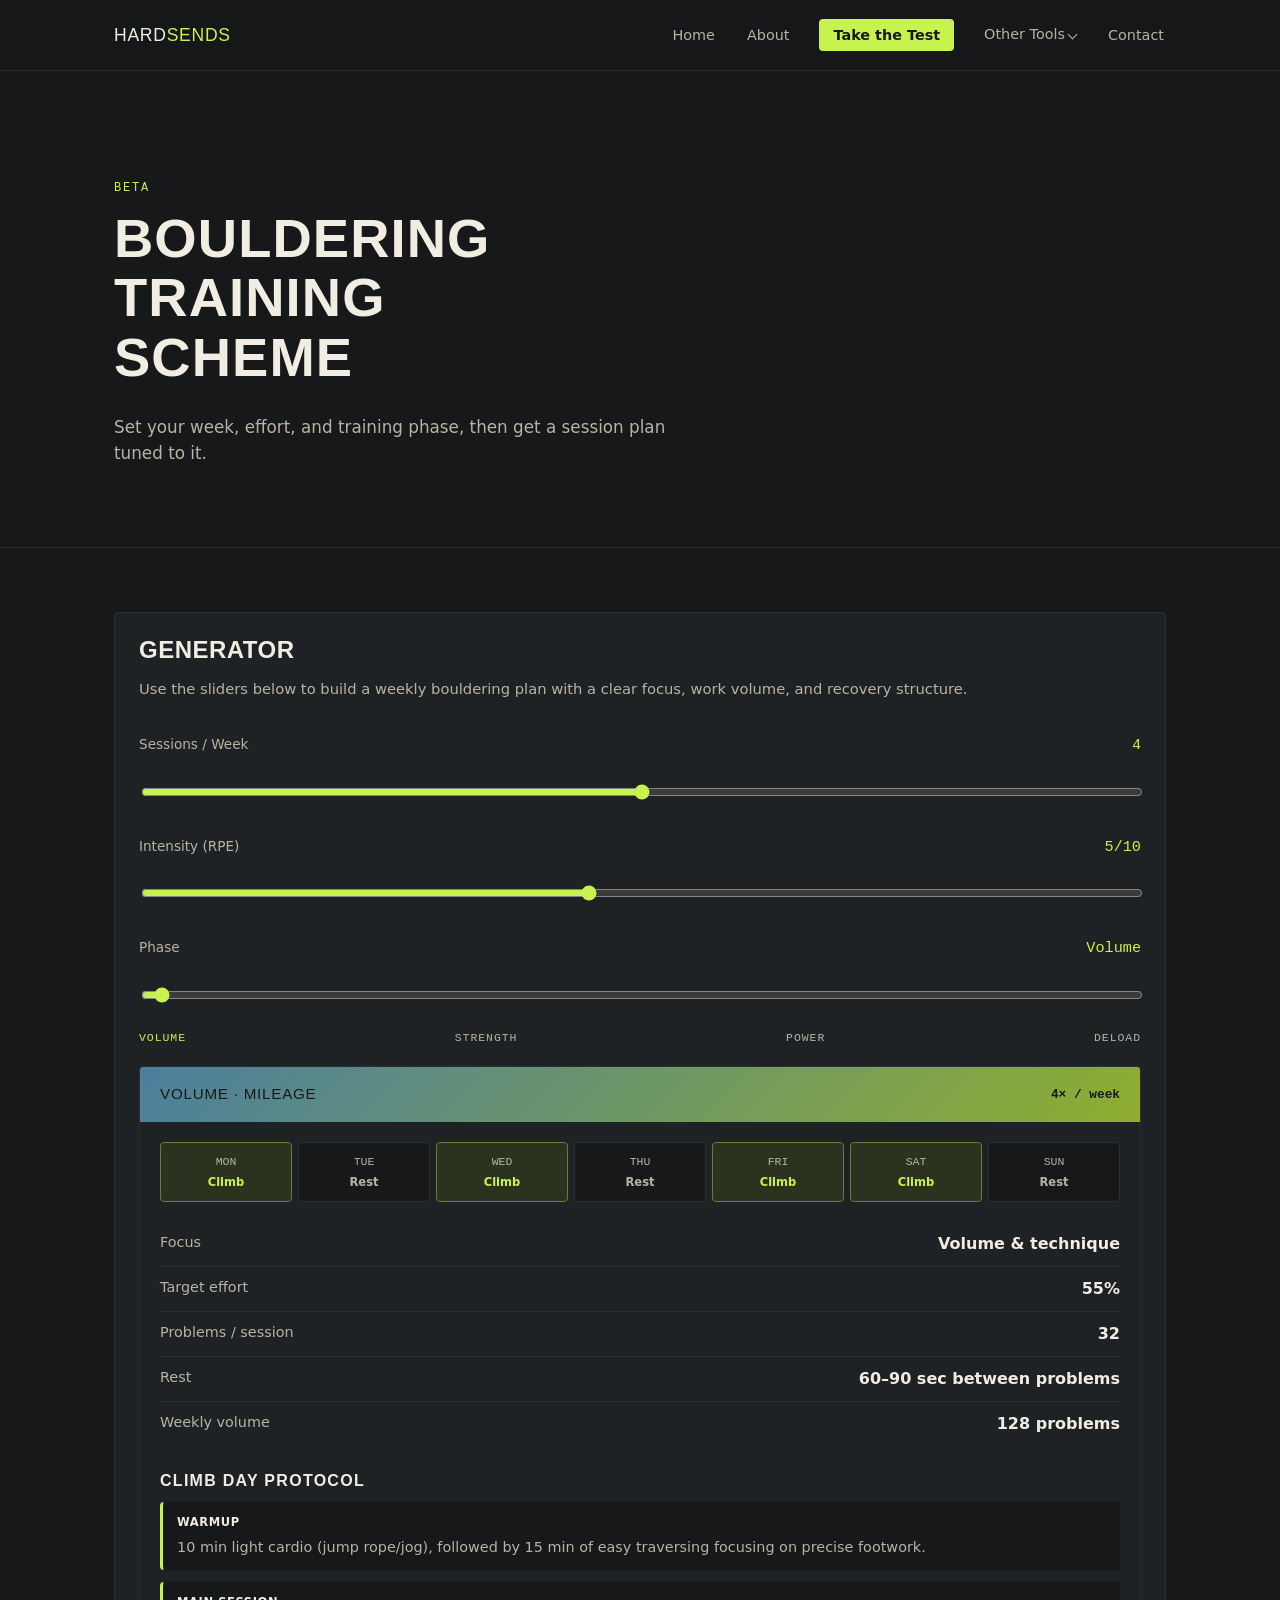
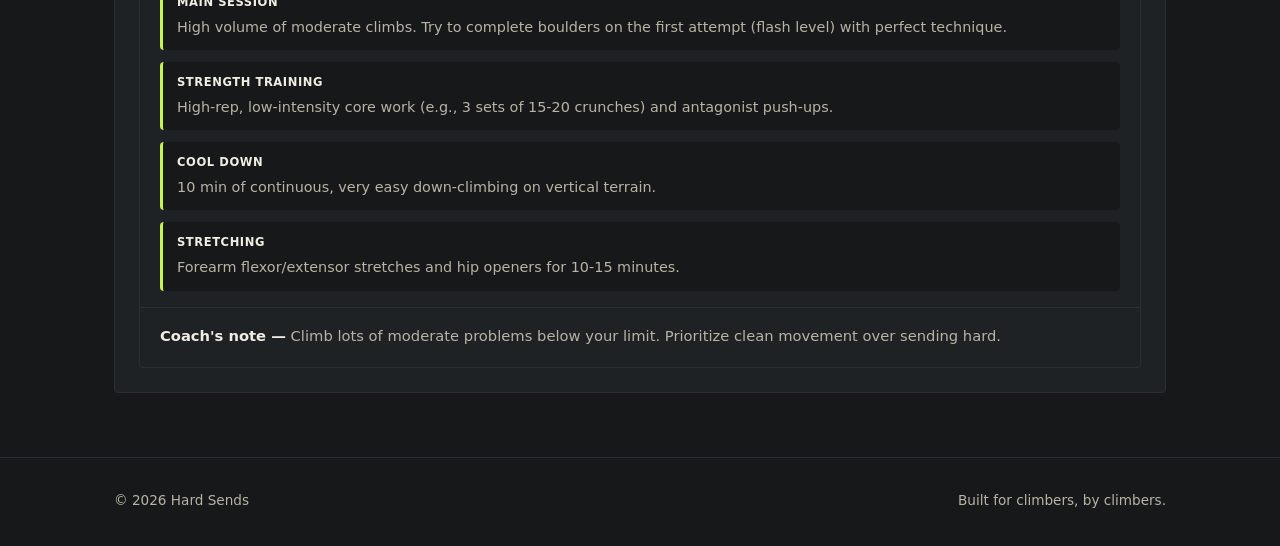
<file: tools/climbing-plan.html>
<!DOCTYPE html>
<html lang="en">
<head>
<meta charset="UTF-8">
<meta name="viewport" content="width=device-width, initial-scale=1.0">
<title>Bouldering Training Scheme Generator — Hard Sends</title>
<link rel="stylesheet" href="../css/style.css">
<style>
.tool-shell {
  display: grid;
  gap: 24px;
}

.generator-card {
  display: grid;
  gap: 20px;
}

.generator-controls {
  display: grid;
  gap: 18px;
}

.control-head {
  display: flex;
  justify-content: space-between;
  align-items: baseline;
  gap: 12px;
  margin-bottom: 10px;
}

.value {
  font-family: var(--font-mono);
  font-size: 0.95rem;
  color: var(--hold);
}

input[type="range"] {
  width: 100%;
  accent-color: var(--hold);
}

.ticks {
  display: flex;
  justify-content: space-between;
  gap: 8px;
  margin-top: 8px;
  font-family: var(--font-mono);
  font-size: 0.72rem;
  letter-spacing: 0.08em;
  text-transform: uppercase;
  color: var(--chalk-60);
}

.ticks .active {
  color: var(--hold);
}

.plan {
  overflow: hidden;
  border-radius: var(--radius);
  border: 1px solid var(--stone-700);
  background: var(--stone-800);
}

.plan-top {
  display: flex;
  justify-content: space-between;
  align-items: center;
  gap: 12px;
  padding: 16px 20px;
  background: linear-gradient(135deg, var(--rope-blue), var(--hold-dim));
  color: var(--stone-900);
}

.badge {
  font-family: var(--font-display);
  text-transform: uppercase;
  letter-spacing: 0.05em;
  font-size: 0.95rem;
}

.freq-note {
  font-family: var(--font-mono);
  font-size: 0.8rem;
  font-weight: 600;
}

.grid {
  display: grid;
  grid-template-columns: repeat(7, minmax(0, 1fr));
  gap: 6px;
  padding: 20px;
}

.day {
  display: flex;
  flex-direction: column;
  align-items: center;
  gap: 4px;
  padding: 10px 4px;
  border-radius: var(--radius);
  background: var(--stone-900);
  border: 1px solid var(--stone-700);
}

.day.climb {
  border-color: color-mix(in srgb, var(--hold) 40%, var(--stone-700));
  background: color-mix(in srgb, var(--hold) 12%, var(--stone-900));
}

.d-name {
  font-family: var(--font-mono);
  font-size: 0.72rem;
  color: var(--chalk-60);
  text-transform: uppercase;
}

.d-state {
  font-size: 0.72rem;
  font-weight: 700;
}

.day.climb .d-state {
  color: var(--hold);
}

.day.rest .d-state {
  color: var(--chalk-60);
}

.stats {
  display: grid;
  gap: 0;
  padding: 0 20px 16px;
}

.stat {
  display: flex;
  justify-content: space-between;
  gap: 16px;
  padding: 10px 0;
  border-bottom: 1px solid var(--stone-700);
}

.stat:last-child {
  border-bottom: none;
}

.stat-label {
  color: var(--chalk-60);
  font-size: 0.9rem;
}

.stat-val {
  font-weight: 600;
  text-align: right;
}

.breakdown {
  padding: 0 20px 16px;
  display: grid;
  gap: 12px;
}

.bd-title {
  font-family: var(--font-display);
  font-size: 1rem;
  text-transform: uppercase;
  letter-spacing: 0.08em;
  color: var(--chalk-100);
  margin: 10px 0 0;
}

.bd-item {
  font-size: 0.9rem;
  line-height: 1.55;
  color: var(--chalk-60);
  background: var(--stone-900);
  padding: 12px 14px;
  border-radius: var(--radius);
  border-left: 3px solid var(--hold);
}

.bd-item strong {
  color: var(--chalk-100);
  display: block;
  margin-bottom: 4px;
  font-size: 0.72rem;
  text-transform: uppercase;
  letter-spacing: 0.05em;
}

.tip {
  margin: 0;
  padding: 16px 20px 20px;
  font-size: 0.92rem;
  line-height: 1.6;
  color: var(--chalk-60);
  border-top: 1px solid var(--stone-700);
}

.tip strong {
  color: var(--chalk-100);
}

@media (max-width: 760px) {
  .grid {
    grid-template-columns: repeat(2, minmax(0, 1fr));
  }

  .plan-top {
    flex-direction: column;
    align-items: flex-start;
  }
}
</style>
</head>
<body>

<script src="../navbar.js"></script>

<main>
  <section class="hero">
    <div class="container">
      <p class="eyebrow">Beta</p>
      <h1>Bouldering Training Scheme</h1>
      <p class="lede">Set your week, effort, and training phase, then get a session plan tuned to it.</p>
    </div>
  </section>

  <section class="section">
    <div class="container tool-shell">
      <div class="card generator-card">
        <div>
          <h2>Generator</h2>
          <p class="lede">Use the sliders below to build a weekly bouldering plan with a clear focus, work volume, and recovery structure.</p>
        </div>

        <div class="generator-controls">
          <div class="control">
            <div class="control-head"><label for="freq">Sessions / Week</label><span id="freqVal" class="value">4</span></div>
            <input type="range" id="freq" min="1" max="7" step="1" value="4">
          </div>

          <div class="control">
            <div class="control-head"><label for="intensity">Intensity (RPE)</label><span id="intensityVal" class="value">5/10</span></div>
            <input type="range" id="intensity" min="1" max="10" step="1" value="5">
          </div>

          <div class="control">
            <div class="control-head"><label for="phase">Phase</label><span id="phaseVal" class="value">Volume</span></div>
            <input type="range" id="phase" min="0" max="3" step="1" value="0">
            <div class="ticks">
              <span>Volume</span><span>Strength</span><span>Power</span><span>Deload</span>
            </div>
          </div>
        </div>

        <section id="plan" class="plan"></section>
      </div>
    </div>
  </section>
</main>

<footer class="site-footer">
  <div class="container">
    <span>© 2026 Hard Sends</span>
    <span>Built for climbers, by climbers.</span>
  </div>
</footer>

<script src="../main.js"></script>
<script>
  const PHASES = [
    {
      label: 'Volume',
      tag: 'Mileage',
      color: '#5E9C82',
      focus: 'Volume & technique',
      baseEffort: 55,
      effortPerRPE: 3,
      baseAttempts: 22,
      attemptsPerRPE: 2,
      rest: '60–90 sec between problems',
      tip: 'Climb lots of moderate problems below your limit. Prioritize clean movement over sending hard.',
      warmup: '10 min light cardio (jump rope/jog), followed by 15 min of easy traversing focusing on precise footwork.',
      main: 'High volume of moderate climbs. Try to complete boulders on the first attempt (flash level) with perfect technique.',
      strength: 'High-rep, low-intensity core work (e.g., 3 sets of 15-20 crunches) and antagonist push-ups.',
      cooldown: '10 min of continuous, very easy down-climbing on vertical terrain.',
      stretching: 'Forearm flexor/extensor stretches and hip openers for 10-15 minutes.'
    },
    {
      label: 'Strength',
      tag: 'Limit',
      color: '#C97C2E',
      focus: 'Maximum strength',
      baseEffort: 75,
      effortPerRPE: 2.5,
      baseAttempts: 4,
      attemptsPerRPE: 0.5,
      rest: '3–5 min between attempts',
      tip: 'Work boulders near your limit for a few high-quality attempts. Stop once movement gets sloppy.',
      warmup: '10 min cardio, 20 min progressive bouldering from easy to moderate, including 2-3 harder primer moves.',
      main: 'Projecting boulders at or slightly above your limit. Focus on complex, heavy-pulling movements.',
      strength: 'Max hangs on a fingerboard (e.g., 10-sec hangs, 3 min rest) and heavy pull-ups/weighted pull-ups.',
      cooldown: '5 min very light traversing to flush the forearms.',
      stretching: 'Gentle antagonist stretching (chest, triceps, shoulders) to prevent tightening.'
    },
    {
      label: 'Power',
      tag: 'Explosive',
      color: '#C1443C',
      focus: 'Explosive power',
      baseEffort: 80,
      effortPerRPE: 2,
      baseAttempts: 3,
      attemptsPerRPE: 0.3,
      rest: '3–5 min, full recovery',
      tip: 'Go for big, dynamic moves or campus work. Quality over quantity — stop at the first sign of fatigue.',
      warmup: 'Dynamic stretching, jumping jacks, and fast-paced easy bouldering to prime the nervous system.',
      main: 'Dynos, deadpoints, and aggressive coordination moves. Keep attempts short and highly explosive.',
      strength: 'Campus board ladders (if experienced) or plyometric exercises (box jumps, explosive pull-ups).',
      cooldown: 'Active recovery—walk around the gym, let the heart rate drop naturally.',
      stretching: 'Full-body static stretching, prioritizing lat and shoulder mobility.'
    },
    {
      label: 'Deload',
      tag: 'Recovery',
      color: '#5B7A93',
      focus: 'Active recovery',
      baseAttempts: 12,
      attemptsPerRPE: 0.5,
      baseEffort: 35,
      effortPerRPE: 0.5,
      rest: 'as needed, stay fresh',
      tip: 'Keep it light and playful this week. It rebuilds you for the next block, not tests you.',
      warmup: '15 min long, gentle warmup. Deep breathing, slow joint rotations, and walking.',
      main: 'Light, playful climbing well below your limit. Focus on flow, breathing, and trying quirky, low-intensity sets.',
      strength: 'Light mobility and stability work only (e.g., bodyweight squats, banded pull-aparts). No heavy lifting.',
      cooldown: '5 min of gentle cycling or walking.',
      stretching: 'Deep, relaxing yoga-style stretching for 15-20 minutes.'
    }
  ];

  const el = (id) => document.getElementById(id);
  const freq = el('freq');
  const intensity = el('intensity');
  const phaseSlider = el('phase');
  const ticks = document.querySelectorAll('.ticks span');
  const planEl = el('plan');
  const dayNames = ['Mon', 'Tue', 'Wed', 'Thu', 'Fri', 'Sat', 'Sun'];

  function weeklyPattern(n) {
    const days = Array(7).fill(false);
    if (n >= 7) return days.fill(true);
    const step = 7 / n;
    let pos = 0;
    for (let i = 0; i < n; i++) {
      let idx = Math.round(pos) % 7;
      while (days[idx]) idx = (idx + 1) % 7;
      days[idx] = true;
      pos += step;
    }
    return days;
  }

  function render() {
    const n = +freq.value;
    const rpe = +intensity.value;
    const phase = PHASES[+phaseSlider.value];

    el('freqVal').textContent = n;
    el('intensityVal').textContent = rpe + '/10';
    el('phaseVal').textContent = phase.label;
    ticks.forEach((t, i) => t.classList.toggle('active', i === +phaseSlider.value));
    document.documentElement.style.setProperty('--accent', phase.color);

    const effort = Math.round(phase.baseEffort + (rpe - 5) * phase.effortPerRPE);
    const attempts = Math.round(phase.baseAttempts + rpe * phase.attemptsPerRPE);
    const weeklyVolume = attempts * n;

    const gridHTML = weeklyPattern(n).map((climb, i) => `
      <div class="day ${climb ? 'climb' : 'rest'}">
        <span class="d-name">${dayNames[i]}</span>
        <span class="d-state">${climb ? 'Climb' : 'Rest'}</span>
      </div>`).join('');

    planEl.innerHTML = `
      <div class="plan-top">
        <span class="badge">${phase.label} · ${phase.tag}</span>
        <span class="freq-note">${n}× / week</span>
      </div>
      <div class="grid">${gridHTML}</div>
      <div class="stats">
        <div class="stat"><span class="stat-label">Focus</span><span class="stat-val">${phase.focus}</span></div>
        <div class="stat"><span class="stat-label">Target effort</span><span class="stat-val">${effort}%</span></div>
        <div class="stat"><span class="stat-label">Problems / session</span><span class="stat-val">${attempts}</span></div>
        <div class="stat"><span class="stat-label">Rest</span><span class="stat-val">${phase.rest}</span></div>
        <div class="stat"><span class="stat-label">Weekly volume</span><span class="stat-val">${weeklyVolume} problems</span></div>
      </div>

      <div class="breakdown">
        <h3 class="bd-title">Climb Day Protocol</h3>
        <div class="bd-item"><strong>Warmup</strong>${phase.warmup}</div>
        <div class="bd-item"><strong>Main Session</strong>${phase.main}</div>
        <div class="bd-item"><strong>Strength Training</strong>${phase.strength}</div>
        <div class="bd-item"><strong>Cool Down</strong>${phase.cooldown}</div>
        <div class="bd-item"><strong>Stretching</strong>${phase.stretching}</div>
      </div>

      <p class="tip"><strong>Coach's note —</strong> ${phase.tip}</p>
    `;
  }

  [freq, intensity, phaseSlider].forEach((input) => input.addEventListener('input', render));
  render();
</script>
</body>
</html>
</file>
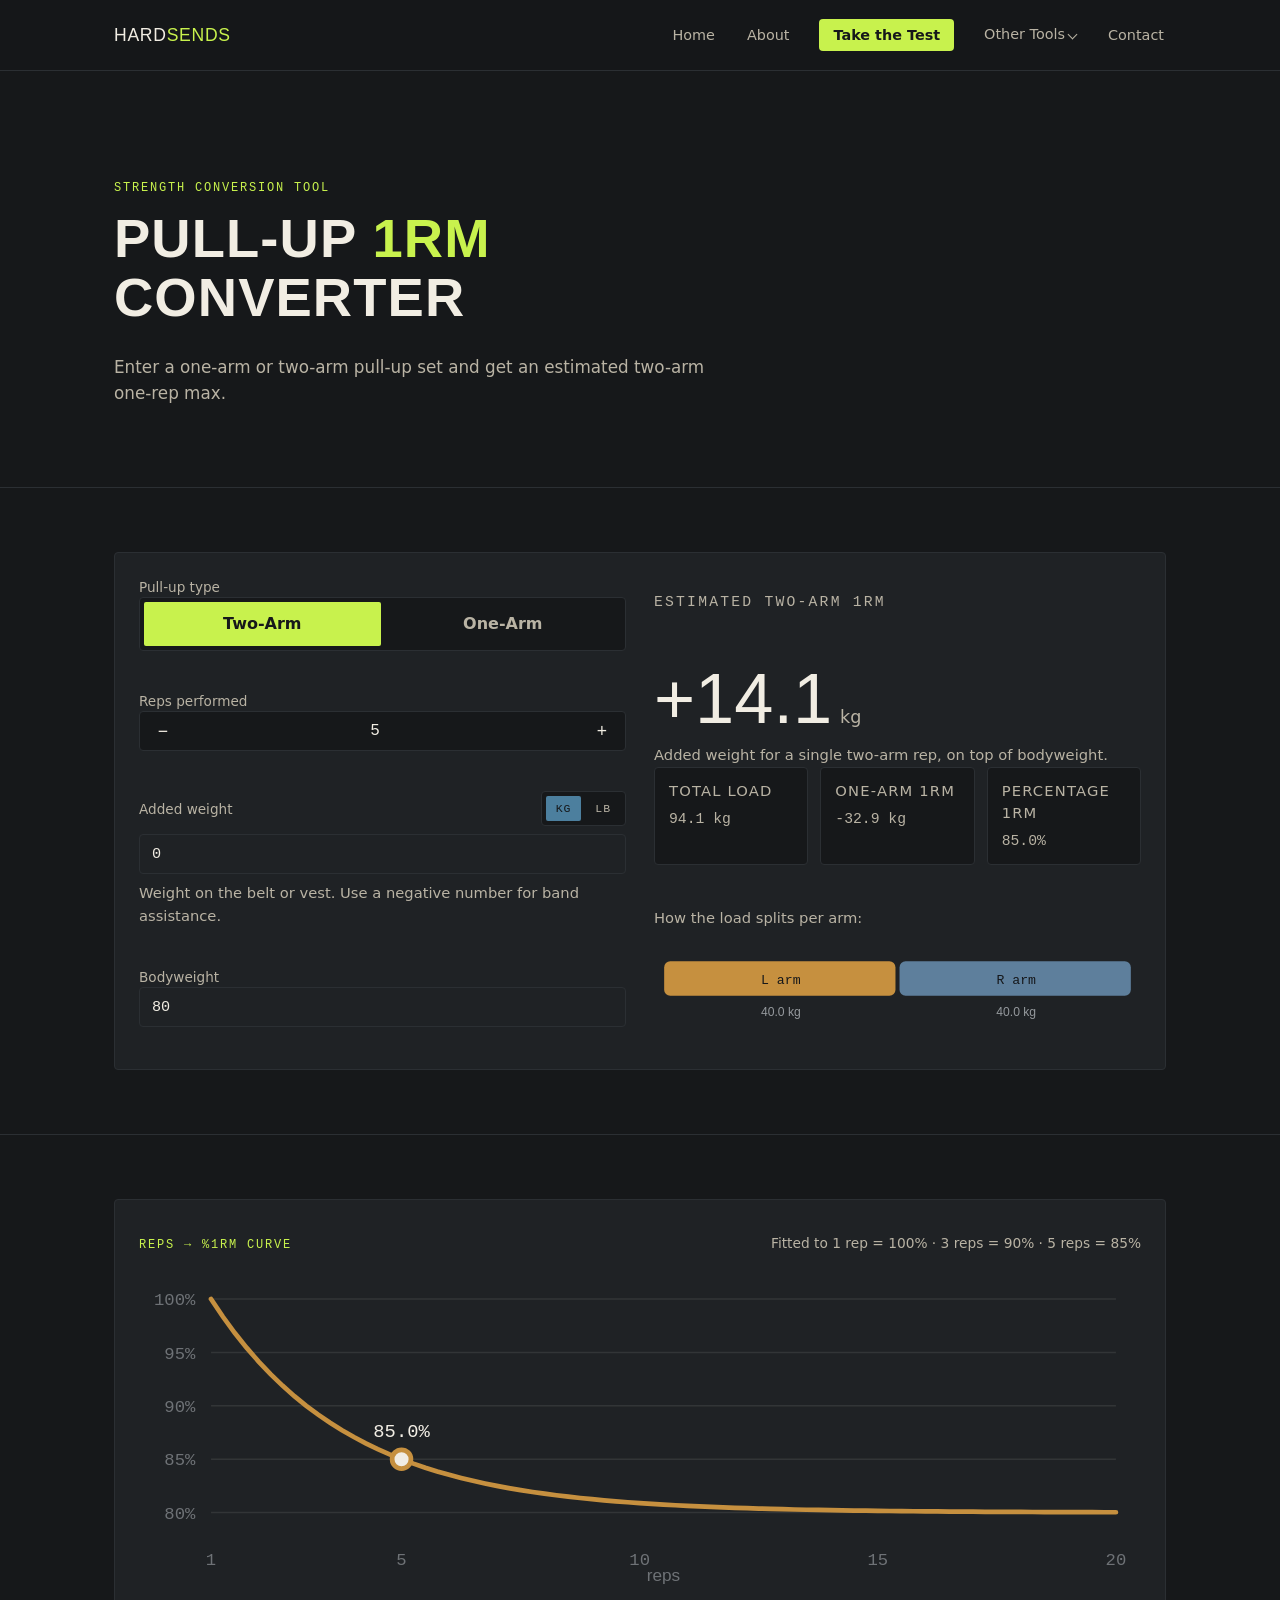
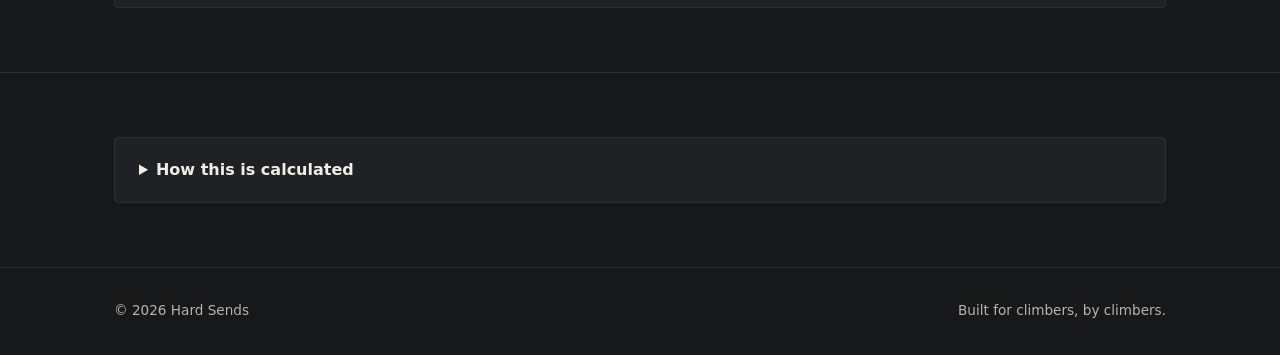
<file: tools/pullup-1rm-converter.html>
<!DOCTYPE html>
<html lang="en">
<head>
<meta charset="UTF-8">
<meta name="viewport" content="width=device-width, initial-scale=1.0">
<title>Pull-Up 1RM Converter — Hard Sends</title>
<link rel="stylesheet" href="../css/style.css">
<style>
.tool-shell {
  display: grid;
  gap: 24px;
}

.converter-card {
  display: grid;
  grid-template-columns: minmax(0, 1fr) minmax(0, 1fr);
  gap: 28px;
}

.panel {
  display: grid;
  gap: 20px;
}

.controls {
  display: grid;
  gap: 22px;
}

.field-label-row {
  display: flex;
  align-items: center;
  justify-content: space-between;
  gap: 12px;
  margin-bottom: 8px;
}

.field label {
  margin-bottom: 0;
}

.segmented {
  display: flex;
  gap: 4px;
  background: var(--stone-900);
  border: 1px solid var(--stone-700);
  border-radius: var(--radius);
  padding: 4px;
}

.seg {
  flex: 1;
  border: none;
  border-radius: calc(var(--radius) - 2px);
  background: transparent;
  color: var(--chalk-60);
  padding: 10px 12px;
  font: inherit;
  font-weight: 600;
  cursor: pointer;
}

.seg.active {
  background: var(--hold);
  color: var(--stone-900);
}

.stepper {
  display: flex;
  align-items: stretch;
  background: var(--stone-900);
  border: 1px solid var(--stone-700);
  border-radius: var(--radius);
  overflow: hidden;
}

.stepper button {
  width: 46px;
  min-width: 46px;
  border: none;
  background: transparent;
  color: var(--chalk-100);
  font-size: 1.1rem;
  cursor: pointer;
}

.stepper button:hover {
  background: var(--stone-700);
}

.stepper input {
  border: none;
  background: transparent;
  text-align: center;
  font-family: var(--font-mono);
  font-size: 1rem;
}

.stepper input:focus {
  outline: none;
}

.mono-input {
  width: 100%;
  font-family: var(--font-mono);
}

.unit-toggle {
  display: inline-flex;
  gap: 4px;
  background: var(--stone-900);
  border: 1px solid var(--stone-700);
  border-radius: var(--radius);
  padding: 4px;
}

.unit {
  border: none;
  background: transparent;
  color: var(--chalk-60);
  font-family: var(--font-mono);
  font-size: 0.72rem;
  text-transform: uppercase;
  letter-spacing: 0.08em;
  padding: 6px 10px;
  border-radius: calc(var(--radius) - 2px);
  cursor: pointer;
}

.unit.active {
  background: var(--rope-blue);
  color: var(--stone-900);
}

.hint {
  font-size: 0.82rem;
  color: var(--chalk-60);
  margin: 8px 0 0;
}

.results {
  display: grid;
  gap: 18px;
}

.hero-number {
  font-family: var(--font-display);
  font-size: clamp(3rem, 6vw, 4.4rem);
  line-height: 0.95;
  margin: 0;
}

.hero-number.negative {
  color: var(--tape-red);
}

.hero-unit {
  font-family: var(--font-body);
  font-size: 1.1rem;
  color: var(--chalk-60);
  margin-left: 8px;
}

.hero-caption {
  margin: 10px 0 0;
  color: var(--chalk-60);
  font-size: 0.95rem;
  line-height: 1.6;
}

.stat-grid {
  display: grid;
  grid-template-columns: repeat(3, minmax(0, 1fr));
  gap: 12px;
}

.stat {
  background: var(--stone-900);
  border: 1px solid var(--stone-700);
  border-radius: var(--radius);
  padding: 12px 14px;
}

.stat-label {
  margin: 0 0 6px;
  color: var(--chalk-60);
  font-size: 0.74rem;
  text-transform: uppercase;
  letter-spacing: 0.08em;
}

.stat-value {
  margin: 0;
  font-family: var(--font-mono);
  font-size: 1rem;
}

.error-box {
  background: rgba(226, 87, 43, 0.1);
  border: 1px solid rgba(226, 87, 43, 0.35);
  color: var(--tape-red);
  border-radius: var(--radius);
  padding: 12px 14px;
  font-size: 0.9rem;
  line-height: 1.5;
}

.lever {
  margin-top: 4px;
}

.lever-label {
  font-size: 0.82rem;
  color: var(--chalk-60);
  margin: 0 0 10px;
}

.lever svg,
.curve-card svg {
  width: 100%;
  display: block;
}

.curve-card {
  background: var(--stone-800);
  border: 1px solid var(--stone-700);
  border-radius: var(--radius);
  padding: 24px 24px 20px;
}

.curve-head {
  display: flex;
  justify-content: space-between;
  align-items: baseline;
  gap: 12px;
  flex-wrap: wrap;
  margin-bottom: 8px;
}

.curve-sub {
  margin: 0;
  color: var(--chalk-60);
  font-size: 0.86rem;
}

.method {
  background: var(--stone-800);
  border: 1px solid var(--stone-700);
  border-radius: var(--radius);
  padding: 20px 24px;
  color: var(--chalk-60);
}

.method summary {
  cursor: pointer;
  color: var(--chalk-100);
  font-weight: 600;
}

.method ol {
  margin: 14px 0 0;
  padding-left: 20px;
  line-height: 1.65;
  font-size: 0.92rem;
}

.method strong {
  color: var(--chalk-100);
}

.method code {
  font-family: var(--font-mono);
  background: var(--stone-900);
  padding: 1px 5px;
  border-radius: 4px;
  font-size: 0.85em;
}

@media (max-width: 960px) {
  .converter-card {
    grid-template-columns: 1fr;
  }
}

@media (max-width: 760px) {
  .stat-grid {
    grid-template-columns: 1fr;
  }

  .field-label-row {
    align-items: flex-start;
    flex-direction: column;
  }
}
</style>
</head>
<body>

<script src="../navbar.js"></script>

<main>
  <section class="hero">
    <div class="container">
      <p class="eyebrow">Strength conversion tool</p>
      <h1>Pull-Up <span style="color: var(--hold);">1RM</span> Converter</h1>
      <p class="lede">
        Enter a one-arm or two-arm pull-up set and get an estimated two-arm
        one-rep max.
      </p>
    </div>
  </section>

  <section class="section">
    <div class="container tool-shell">
      <div class="card converter-card">
        <section class="panel controls" aria-label="Inputs">
          <div class="field">
            <label>Pull-up type</label>
            <div class="segmented" id="armToggle">
              <button type="button" data-mode="2" class="seg active">Two-Arm</button>
              <button type="button" data-mode="1" class="seg">One-Arm</button>
            </div>
          </div>

          <div class="field">
            <label for="reps">Reps performed</label>
            <div class="stepper">
              <button type="button" id="repsDown" aria-label="Decrease reps">&minus;</button>
              <input type="number" id="reps" value="5" min="1" max="20" inputmode="numeric" />
              <button type="button" id="repsUp" aria-label="Increase reps">+</button>
            </div>
          </div>

          <div class="field">
            <div class="field-label-row">
              <label for="extraWeight">Added weight</label>
              <div class="unit-toggle" id="unitToggle">
                <button type="button" data-unit="kg" class="unit active">kg</button>
                <button type="button" data-unit="lb" class="unit">lb</button>
              </div>
            </div>
            <input type="number" id="extraWeight" value="0" step="0.5" class="mono-input" />
            <p class="hint">Weight on the belt or vest. Use a negative number for band assistance.</p>
          </div>

          <div class="field">
            <label for="bodyweight">Bodyweight</label>
            <input type="number" id="bodyweight" value="80" step="0.5" class="mono-input" />
          </div>
        </section>

        <section class="results" aria-label="Results">
          <p class="eyebrow">Estimated two-arm 1RM</p>
          <div id="resultBlock">
            <div class="hero-number"><span id="heroValue">0</span><span class="hero-unit" id="heroUnit">kg</span></div>
            <p class="hero-caption" id="heroCaption">Added weight for a single two-arm rep, on top of bodyweight.</p>

            <div class="stat-grid">
              <div class="stat">
                <p class="stat-label">Total load</p>
                <p class="stat-value" id="totalLoadValue">--</p>
              </div>
              <div class="stat">
                <p class="stat-label">One-arm 1RM</p>
                <p class="stat-value" id="oneArmValue">--</p>
              </div>
              <div class="stat">
                <p class="stat-label">Percentage 1rm</p>
                <p class="stat-value" id="pctValue">--</p>
              </div>
            </div>
          </div>

          <div id="errorBlock" class="error-box" style="display:none;"></div>

          <div class="lever">
            <p class="lever-label">How the load splits per arm:</p>
            <svg id="leverSvg" viewBox="0 0 480 84" preserveAspectRatio="xMidYMid meet"></svg>
          </div>
        </section>
      </div>
    </div>
  </section>

  <section class="section">
    <div class="container">
      <div class="curve-card">
        <div class="curve-head">
          <p class="eyebrow">Reps &rarr; %1RM curve</p>
          <p class="curve-sub">Fitted to 1 rep = 100% · 3 reps = 90% · 5 reps = 85%</p>
        </div>
        <svg id="curveSvg" viewBox="0 0 640 200" preserveAspectRatio="xMidYMid meet"></svg>
      </div>
    </div>
  </section>

  <section class="section">
    <div class="container">
      <details class="method">
        <summary>How this is calculated</summary>
        <ol>
          <li><strong>Arm-load split.</strong> In a two-arm pull-up, each arm shares the total load moved (bodyweight + added weight): per-arm load = (bodyweight + added weight) / 2. In a one-arm pull-up, one arm carries the full load alone. Converting between them means doubling or halving that per-arm number.</li>
          <li><strong>Reps → %1RM.</strong> <code>%1RM = 80 + 20 × 2^((1 - reps) / 2)</code> — a curve solved to pass exactly through 1 rep/100%, 3 reps/90%, and 5 reps/85%, flattening out for higher reps.</li>
          <li><strong>Estimate.</strong> Your total load is divided by that percentage to estimate a one-rep max in the arm-count you entered, then converted to a two-arm number using the split above.</li>
        </ol>
        <ol start="4">
          <li>This assumes the set entered was close to maximal effort for that rep count. Submaximal sets will overstate the result.</li>
        </ol>
      </details>
    </div>
  </section>
</main>

<footer class="site-footer">
  <div class="container">
    <span>© 2026 Hard Sends</span>
    <span>Built for climbers, by climbers.</span>
  </div>
</footer>

<script src="../main.js"></script>
<script>
(function(){
  const KG_PER_LB = 0.45359237;

  let mode = '2';
  let unit = 'kg';

  const armToggle = document.getElementById('armToggle');
  const unitToggle = document.getElementById('unitToggle');
  const repsInput = document.getElementById('reps');
  const repsDown = document.getElementById('repsDown');
  const repsUp = document.getElementById('repsUp');
  const extraWeightInput = document.getElementById('extraWeight');
  const bodyweightInput = document.getElementById('bodyweight');

  const heroValue = document.getElementById('heroValue');
  const heroUnit = document.getElementById('heroUnit');
  const heroCaption = document.getElementById('heroCaption');
  const heroNumberEl = document.querySelector('.hero-number');
  const totalLoadValue = document.getElementById('totalLoadValue');
  const oneArmValue = document.getElementById('oneArmValue');
  const pctValue = document.getElementById('pctValue');
  const resultBlock = document.getElementById('resultBlock');
  const errorBlock = document.getElementById('errorBlock');
  const leverSvg = document.getElementById('leverSvg');
  const curveSvg = document.getElementById('curveSvg');

  function pctFromReps(r){
    return 80 + 20 * Math.pow(2, (1 - r) / 2);
  }

  function toKg(value){ return unit === 'kg' ? value : value * KG_PER_LB; }
  function fromKg(value){ return unit === 'kg' ? value : value / KG_PER_LB; }

  function fmt(kgValue){
    const v = fromKg(kgValue);
    const rounded = Math.round(v * 10) / 10;
    const clean = Object.is(rounded, -0) ? 0 : rounded;
    return (clean > 0 ? '+' : '') + clean.toFixed(1);
  }
  function fmtPlain(kgValue){
    const v = fromKg(kgValue);
    const rounded = Math.round(v * 10) / 10;
    const clean = Object.is(rounded, -0) ? 0 : rounded;
    return clean.toFixed(1);
  }

  function drawLever(totalLoadKg){
    const W = 480, H = 84;
    const barY = 22, barH = 34;
    const padX = 10;
    const barW = W - padX * 2;
    let svg = '';

    if (mode === '2'){
      const perArm = totalLoadKg / 2;
      const half = barW / 2;
      svg += `<rect x="${padX}" y="${barY}" width="${half - 2}" height="${barH}" rx="6" fill="#C6903F"/>`;
      svg += `<rect x="${padX + half + 2}" y="${barY}" width="${half - 2}" height="${barH}" rx="6" fill="#5E7F9C"/>`;
      svg += `<text x="${padX + half/2}" y="${barY + barH/2 + 5}" text-anchor="middle" font-family="IBM Plex Mono, monospace" font-size="13" fill="#15171A">L arm</text>`;
      svg += `<text x="${padX + half + 2 + half/2}" y="${barY + barH/2 + 5}" text-anchor="middle" font-family="IBM Plex Mono, monospace" font-size="13" fill="#15171A">R arm</text>`;
      svg += `<text x="${padX + half/2}" y="${barY + barH + 20}" text-anchor="middle" font-family="Inter, sans-serif" font-size="12" fill="#95999D">${fmtPlain(perArm)} ${unit}</text>`;
      svg += `<text x="${padX + half + 2 + half/2}" y="${barY + barH + 20}" text-anchor="middle" font-family="Inter, sans-serif" font-size="12" fill="#95999D">${fmtPlain(perArm)} ${unit}</text>`;
    } else {
      svg += `<rect x="${padX}" y="${barY}" width="${barW}" height="${barH}" rx="6" fill="#C6903F"/>`;
      svg += `<text x="${W/2}" y="${barY + barH/2 + 5}" text-anchor="middle" font-family="IBM Plex Mono, monospace" font-size="13" fill="#15171A">working arm</text>`;
      svg += `<text x="${W/2}" y="${barY + barH + 20}" text-anchor="middle" font-family="Inter, sans-serif" font-size="12" fill="#95999D">${fmtPlain(totalLoadKg)} ${unit}</text>`;
    }
    leverSvg.innerHTML = svg;
  }

  function drawCurve(currentReps){
    const W = 640, H = 200;
    const padL = 46, padR = 16, padT = 16, padB = 34;
    const rMin = 1, rMax = 20, yMin = 78, yMax = 100;
    const x = r => padL + (r - rMin) / (rMax - rMin) * (W - padL - padR);
    const y = p => padT + (yMax - p) / (yMax - yMin) * (H - padT - padB);

    let svg = '';
    [80,85,90,95,100].forEach(p => {
      svg += `<line x1="${padL}" y1="${y(p)}" x2="${W - padR}" y2="${y(p)}" stroke="rgba(241,237,228,0.09)" stroke-width="1"/>`;
      svg += `<text x="${padL - 10}" y="${y(p) + 4}" text-anchor="end" font-family="IBM Plex Mono, monospace" font-size="11" fill="#6E7276">${p}%</text>`;
    });
    [1,5,10,15,20].forEach(r => {
      svg += `<text x="${x(r)}" y="${H - padB + 20}" text-anchor="middle" font-family="IBM Plex Mono, monospace" font-size="11" fill="#6E7276">${r}</text>`;
    });
    svg += `<text x="${(padL + W - padR)/2}" y="${H - 4}" text-anchor="middle" font-family="Inter, sans-serif" font-size="11" fill="#6E7276">reps</text>`;

    let d = '';
    for (let r = rMin; r <= rMax; r += 0.25){
      const p = pctFromReps(r);
      d += (r === rMin ? 'M' : 'L') + x(r).toFixed(2) + ',' + y(p).toFixed(2) + ' ';
    }
    svg += `<path d="${d}" fill="none" stroke="#C6903F" stroke-width="3" stroke-linecap="round"/>`;

    const cr = Math.min(Math.max(currentReps, rMin), rMax);
    const cp = Math.min(Math.max(pctFromReps(currentReps), yMin), yMax);
    svg += `<circle cx="${x(cr)}" cy="${y(cp)}" r="6" fill="#F1EDE4" stroke="#C6903F" stroke-width="3"/>`;
    svg += `<text x="${x(cr)}" y="${y(cp) - 14}" text-anchor="middle" font-family="IBM Plex Mono, monospace" font-size="12" fill="#F1EDE4">${pctFromReps(currentReps).toFixed(1)}%</text>`;

    curveSvg.innerHTML = svg;
  }

  function compute(){
    const reps = Math.max(1, parseInt(repsInput.value, 10) || 1);
    const extraRaw = parseFloat(extraWeightInput.value);
    const bodyRaw = parseFloat(bodyweightInput.value);
    const extraKg = toKg(isNaN(extraRaw) ? 0 : extraRaw);
    const bodyKg = toKg(isNaN(bodyRaw) ? 0 : bodyRaw);

    const totalLoadKg = bodyKg + extraKg;

    drawCurve(reps);

    if (bodyKg <= 0){
      showError('Enter a bodyweight greater than zero.');
      return;
    }
    if (totalLoadKg <= 0){
      showError('Total load (bodyweight + added weight) must be greater than zero.');
      return;
    }

    const pct = pctFromReps(reps);
    const estSameConfigTotalLoadKg = totalLoadKg / (pct / 100);

    let twoArmTotalLoadKg, oneArmTotalLoadKg;
    if (mode === '2'){
      twoArmTotalLoadKg = estSameConfigTotalLoadKg;
      oneArmTotalLoadKg = twoArmTotalLoadKg / 2;
    } else {
      oneArmTotalLoadKg = estSameConfigTotalLoadKg;
      twoArmTotalLoadKg = oneArmTotalLoadKg * 2;
    }

    const twoArmExtraKg = twoArmTotalLoadKg - bodyKg;
    const oneArmExtraKg = oneArmTotalLoadKg - bodyKg;

    showResults({
      twoArmExtraKg, twoArmTotalLoadKg, oneArmExtraKg, pct
    });

    drawLever(totalLoadKg);
  }

  function showError(msg){
    resultBlock.style.display = 'none';
    errorBlock.style.display = 'block';
    errorBlock.textContent = msg;
    leverSvg.innerHTML = '';
  }

  function showResults(r){
    resultBlock.style.display = 'block';
    errorBlock.style.display = 'none';

    heroValue.textContent = fmt(r.twoArmExtraKg);
    heroUnit.textContent = unit;
    heroNumberEl.classList.toggle('negative', r.twoArmExtraKg < 0);
    heroCaption.textContent = r.twoArmExtraKg < 0
      ? 'Negative means you would still need assistance to hit a strict two-arm bodyweight rep.'
      : 'Added weight for a single two-arm rep, on top of bodyweight.';

    totalLoadValue.textContent = fmtPlain(r.twoArmTotalLoadKg) + ' ' + unit;
    oneArmValue.textContent = fmt(r.oneArmExtraKg) + ' ' + unit;
    pctValue.textContent = r.pct.toFixed(1) + '%';
  }

  armToggle.addEventListener('click', (e) => {
    const btn = e.target.closest('.seg');
    if (!btn) return;
    mode = btn.dataset.mode;
    [...armToggle.querySelectorAll('.seg')].forEach(b => b.classList.toggle('active', b === btn));
    compute();
  });

  unitToggle.addEventListener('click', (e) => {
    const btn = e.target.closest('.unit');
    if (!btn) return;
    const newUnit = btn.dataset.unit;
    if (newUnit === unit) return;

    [extraWeightInput, bodyweightInput].forEach((input) => {
      const val = parseFloat(input.value);
      if (isNaN(val)) return;
      const kg = toKg(val);
      unit = newUnit;
      input.value = (Math.round(fromKg(kg) * 10) / 10);
    });

    unit = newUnit;
    [...unitToggle.querySelectorAll('.unit')].forEach(b => b.classList.toggle('active', b === btn));
    compute();
  });

  repsDown.addEventListener('click', () => {
    repsInput.value = Math.max(1, (parseInt(repsInput.value,10)||1) - 1);
    compute();
  });
  repsUp.addEventListener('click', () => {
    repsInput.value = Math.min(20, (parseInt(repsInput.value,10)||1) + 1);
    compute();
  });

  [repsInput, extraWeightInput, bodyweightInput].forEach(input => {
    input.addEventListener('input', compute);
  });

  compute();
})();
</script>
</body>
</html>
</file>
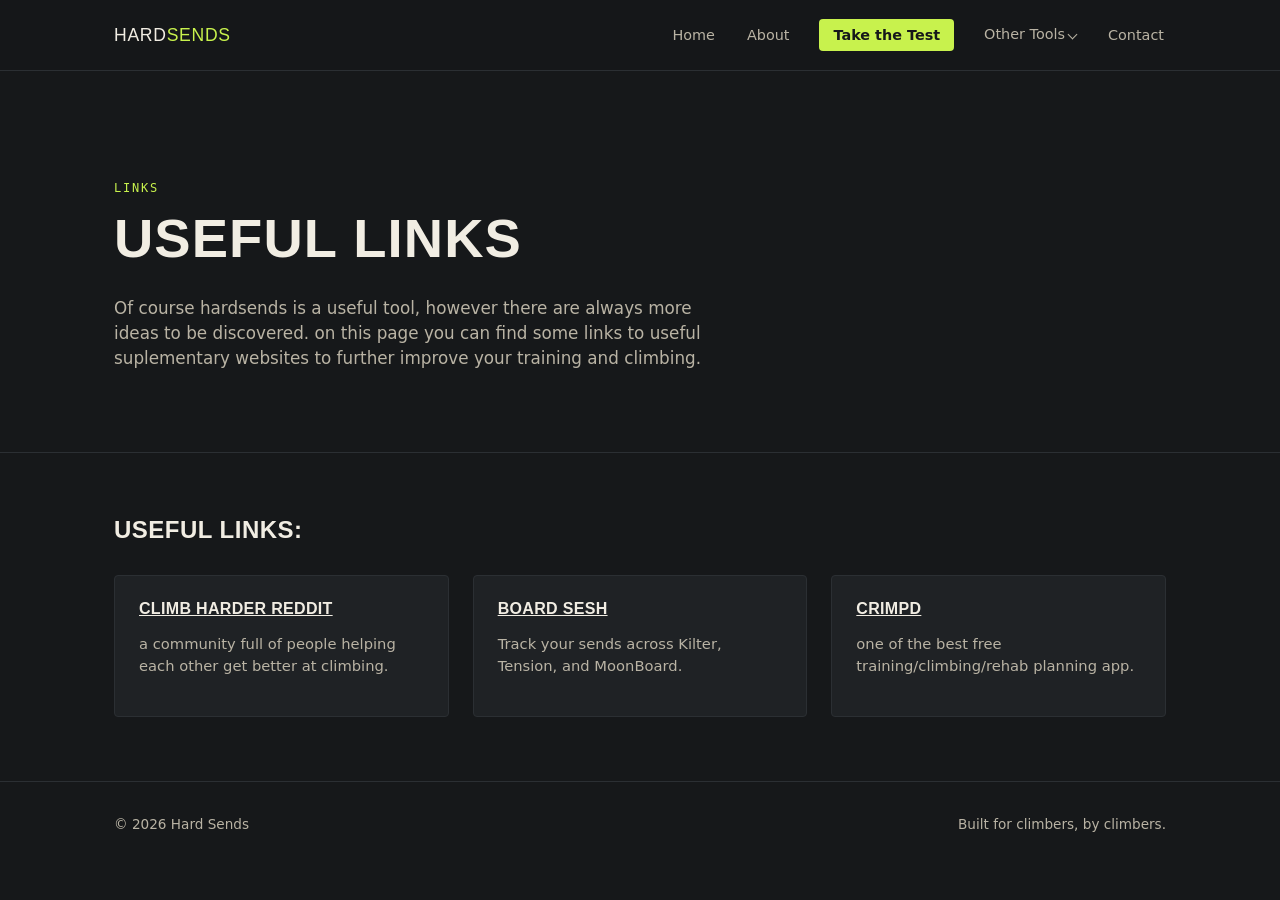
<file: tools/useful-links.html>
<!DOCTYPE html>
<html lang="en">
<head>
<meta charset="UTF-8">
<meta name="viewport" content="width=device-width, initial-scale=1.0">
<title>About — Hard Sends</title>
<link rel="stylesheet" href="../css/style.css">
</head>
<body>

<script src="../navbar.js"></script>

<main>
  <section class="hero">
    <div class="container">
      <p class="eyebrow">Links</p>
      <h1>Useful Links</h1>
      <p class="lede">
        Of course hardsends is a useful tool, however 
        there are always more ideas to be discovered. 
        on this page you can find some links to useful
        suplementary websites to further improve your
        training and climbing.
      </p>
    </div>
  </section>

  <section class="section">
    <div class="container">
      <h2>Useful links:</h2>
      <div class="card-grid">
        <div class="card">
          <a href = "https://www.reddit.com/r/climbharder/" target="_blank"><h3>Climb harder reddit</h3></a>
          <p>a community full of people helping each other get better at climbing.</p>
        </div>
        <div class="card">
          <a href = "https://www.boardsesh.com/" target="_blank"><h3>Board Sesh</h3></a>
          <p>Track your sends across Kilter, Tension, and MoonBoard.</p>
        </div>
        <div class="card">
          <a href = "https://www.crimpd.com/" target="_blank"><h3>Crimpd</h3></a>
          <p>one of the best free training/climbing/rehab planning app. </p>
        </div>
      </div>
    </div>
  </section>
</main>

<footer class="site-footer">
  <div class="container">
    <span>© 2026 Hard Sends</span>
    <span>Built for climbers, by climbers.</span>
  </div>
</footer>

<script src="../main.js"></script>
</body>
</html>
</file>
<file: css/style.css>
/* ==========================================================================
   HARD SENDS — shared stylesheet
   All pages load this ONE file. Page-specific styles live in a small
   <style> block at the bottom of each page, scoped to that page's own
   section id so nothing here needs to change when you add a page.
   ========================================================================== */

/* ---- Design tokens -------------------------------------------------- */
:root {
  /* colors — basalt rock + chalk + a single "hold" accent */
  --stone-900: #16181a;   /* page background, like wet basalt */
  --stone-800: #1f2225;   /* raised surfaces / cards */
  --stone-700: #2b2f33;   /* borders, dividers */
  --chalk-100: #f1ede3;   /* primary text on dark */
  --chalk-60:  #b9b3a4;   /* secondary text on dark */
  --hold:      #c8f24d;   /* signature accent — climbing-hold lime */
  --hold-dim:  #8fae2f;   /* pressed / hover state of accent */
  --rope-blue: #4c7f9e;   /* secondary accent — chalk-bag / rope blue */
  --tape-red:  #e2572b;   /* used sparingly — warning tape / CTA */

  /* type */
  --font-display: "Archivo Black", "Arial Black", sans-serif;
  --font-body: "IBM Plex Sans", system-ui, sans-serif;
  --font-mono: "IBM Plex Mono", ui-monospace, monospace;

  /* layout */
  --page-max: 1100px;
  --radius: 4px;
  --gap: 24px;
}

@import url("https://fonts.googleapis.com/css2?family=Archivo+Black&family=IBM+Plex+Sans:wght@400;500;600&family=IBM+Plex+Mono:wght@400;600&display=swap");

* { box-sizing: border-box; }

html { scroll-behavior: smooth; }

body {
  margin: 0;
  background: var(--stone-900);
  color: var(--chalk-100);
  font-family: var(--font-body);
  line-height: 1.5;
  -webkit-font-smoothing: antialiased;
}

a { color: inherit; }

h1, h2, h3 {
  font-family: var(--font-display);
  text-transform: uppercase;
  letter-spacing: 0.02em;
  line-height: 1.1;
  margin: 0 0 0.5em;
}

.eyebrow {
  font-family: var(--font-mono);
  font-size: 0.75rem;
  letter-spacing: 0.15em;
  text-transform: uppercase;
  color: var(--hold);
}

.container {
  max-width: var(--page-max);
  margin: 0 auto;
  padding: 0 24px;
}

/* ---- Navbar ----------------------------------------------------------
   Identical markup is copied at the top of every page. If you add a new
   top-level page, add one <li> here AND in every page's copy of this bar.
   If you add a page under "Other tools", add one <li> to that dropdown.
   ------------------------------------------------------------------- */
.site-header {
  position: sticky;
  top: 0;
  z-index: 100;
  background: rgba(22, 24, 26, 0.92);
  backdrop-filter: blur(6px);
  border-bottom: 1px solid var(--stone-700);
}

.navbar {
  max-width: var(--page-max);
  margin: 0 auto;
  padding: 16px 24px;
  display: flex;
  align-items: center;
  justify-content: space-between;
}

.brand {
  font-family: var(--font-display);
  font-size: 1.1rem;
  text-transform: uppercase;
  letter-spacing: 0.04em;
  text-decoration: none;
  color: var(--chalk-100);
}
.brand span { color: var(--hold); }

.nav-list {
  list-style: none;
  display: flex;
  gap: 28px;
  margin: 0;
  padding: 0;
  align-items: center;
}

.nav-list > li > a {
  text-decoration: none;
  font-size: 0.9rem;
  font-weight: 500;
  color: var(--chalk-60);
  padding: 8px 2px;
  border-bottom: 2px solid transparent;
  transition: color 0.15s ease, border-color 0.15s ease;
}
.nav-list > li > a:hover,
.nav-list > li > a[aria-current="page"] {
  color: var(--chalk-100);
  border-bottom-color: var(--hold);
}

.nav-cta {
  background: var(--hold);
  color: var(--stone-900) !important;
  border-radius: var(--radius);
  padding: 8px 14px !important;
  font-weight: 600 !important;
  border-bottom: none !important;
}
.nav-cta:hover { background: var(--chalk-100); }

/* dropdown: "Other tools" */
.has-dropdown { position: relative; }

.dropdown-toggle {
  background: none;
  border: none;
  font: inherit;
  font-size: 0.9rem;
  font-weight: 500;
  color: var(--chalk-60);
  cursor: pointer;
  display: flex;
  align-items: center;
  gap: 4px;
  padding: 8px 2px;
}
.dropdown-toggle:hover { color: var(--chalk-100); }
.dropdown-toggle .caret {
  border: solid currentColor;
  border-width: 0 1.5px 1.5px 0;
  padding: 3px;
  transform: rotate(45deg);
  transition: transform 0.15s ease;
}
.has-dropdown[data-open="true"] .caret { transform: rotate(-135deg); }

.dropdown-menu {
  position: absolute;
  top: calc(100% + 10px);
  right: 0;
  min-width: 220px;
  background: var(--stone-800);
  border: 1px solid var(--stone-700);
  border-radius: var(--radius);
  padding: 6px;
  display: none;
  flex-direction: column;
  box-shadow: 0 12px 24px rgba(0, 0, 0, 0.35);
}
.has-dropdown[data-open="true"] .dropdown-menu { display: flex; }

.dropdown-menu a {
  display: block;
  text-decoration: none;
  color: var(--chalk-60);
  font-size: 0.9rem;
  padding: 10px 12px;
  border-radius: var(--radius);
}
.dropdown-menu a:hover { background: var(--stone-700); color: var(--chalk-100); }

.nav-toggle { display: none; }

@media (max-width: 760px) {
  .nav-toggle {
    display: block;
    background: none;
    border: 1px solid var(--stone-700);
    color: var(--chalk-100);
    border-radius: var(--radius);
    padding: 8px 10px;
    font-family: var(--font-mono);
  }
  .nav-list {
    position: absolute;
    top: 100%;
    left: 0;
    right: 0;
    flex-direction: column;
    align-items: stretch;
    background: var(--stone-800);
    border-bottom: 1px solid var(--stone-700);
    padding: 12px 24px 20px;
    display: none;
    gap: 4px;
  }
  .navbar[data-mobile-open="true"] .nav-list { display: flex; }
  .dropdown-menu { position: static; box-shadow: none; margin-top: 4px; }
}

/* ---- Generic page chrome --------------------------------------------- */
main { min-height: 60vh; }

.hero {
  padding: 96px 0 64px;
  border-bottom: 1px solid var(--stone-700);
}
.hero h1 { font-size: clamp(2.2rem, 5vw, 3.4rem); max-width: 16ch; }
.hero p.lede {
  max-width: 56ch;
  color: var(--chalk-60);
  font-size: 1.05rem;
}

.section { padding: 64px 0; border-bottom: 1px solid var(--stone-700); }
.section:last-of-type { border-bottom: none; }

.card-grid {
  display: grid;
  grid-template-columns: repeat(auto-fit, minmax(240px, 1fr));
  gap: var(--gap);
  margin-top: 32px;
}

.card {
  background: var(--stone-800);
  border: 1px solid var(--stone-700);
  border-radius: var(--radius);
  padding: 24px;
}
.card h3 { font-size: 1rem; }
.card p { color: var(--chalk-60); font-size: 0.92rem; }

.btn {
  display: inline-block;
  text-decoration: none;
  font-weight: 600;
  padding: 12px 22px;
  border-radius: var(--radius);
  font-size: 0.95rem;
}
.btn-primary { background: var(--hold); color: var(--stone-900); }
.btn-primary:hover { background: var(--chalk-100); }
.btn-secondary { background: transparent; color: var(--chalk-100); border: 1px solid var(--stone-700); }
.btn-secondary:hover { border-color: var(--hold); color: var(--hold); }

/* ---- Footer ------------------------------------------------------------ */
.site-footer {
  border-top: 1px solid var(--stone-700);
  padding: 32px 0;
  color: var(--chalk-60);
  font-size: 0.85rem;
}
.site-footer .container {
  display: flex;
  justify-content: space-between;
  flex-wrap: wrap;
  gap: 12px;
}

/* ---- Form elements (contact page, tools) ------------------------------ */
label { display: block; font-size: 0.85rem; color: var(--chalk-60); margin-bottom: 6px; }
input, textarea, select {
  width: 100%;
  background: var(--stone-800);
  border: 1px solid var(--stone-700);
  border-radius: var(--radius);
  color: var(--chalk-100);
  font-family: var(--font-body);
  font-size: 0.95rem;
  padding: 10px 12px;
}
input:focus, textarea:focus, select:focus {
  outline: 2px solid var(--hold);
  outline-offset: 1px;
}
.field { margin-bottom: 18px; }

@media (prefers-reduced-motion: reduce) {
  html { scroll-behavior: auto; }
  * { transition: none !important; }
}
</file>
